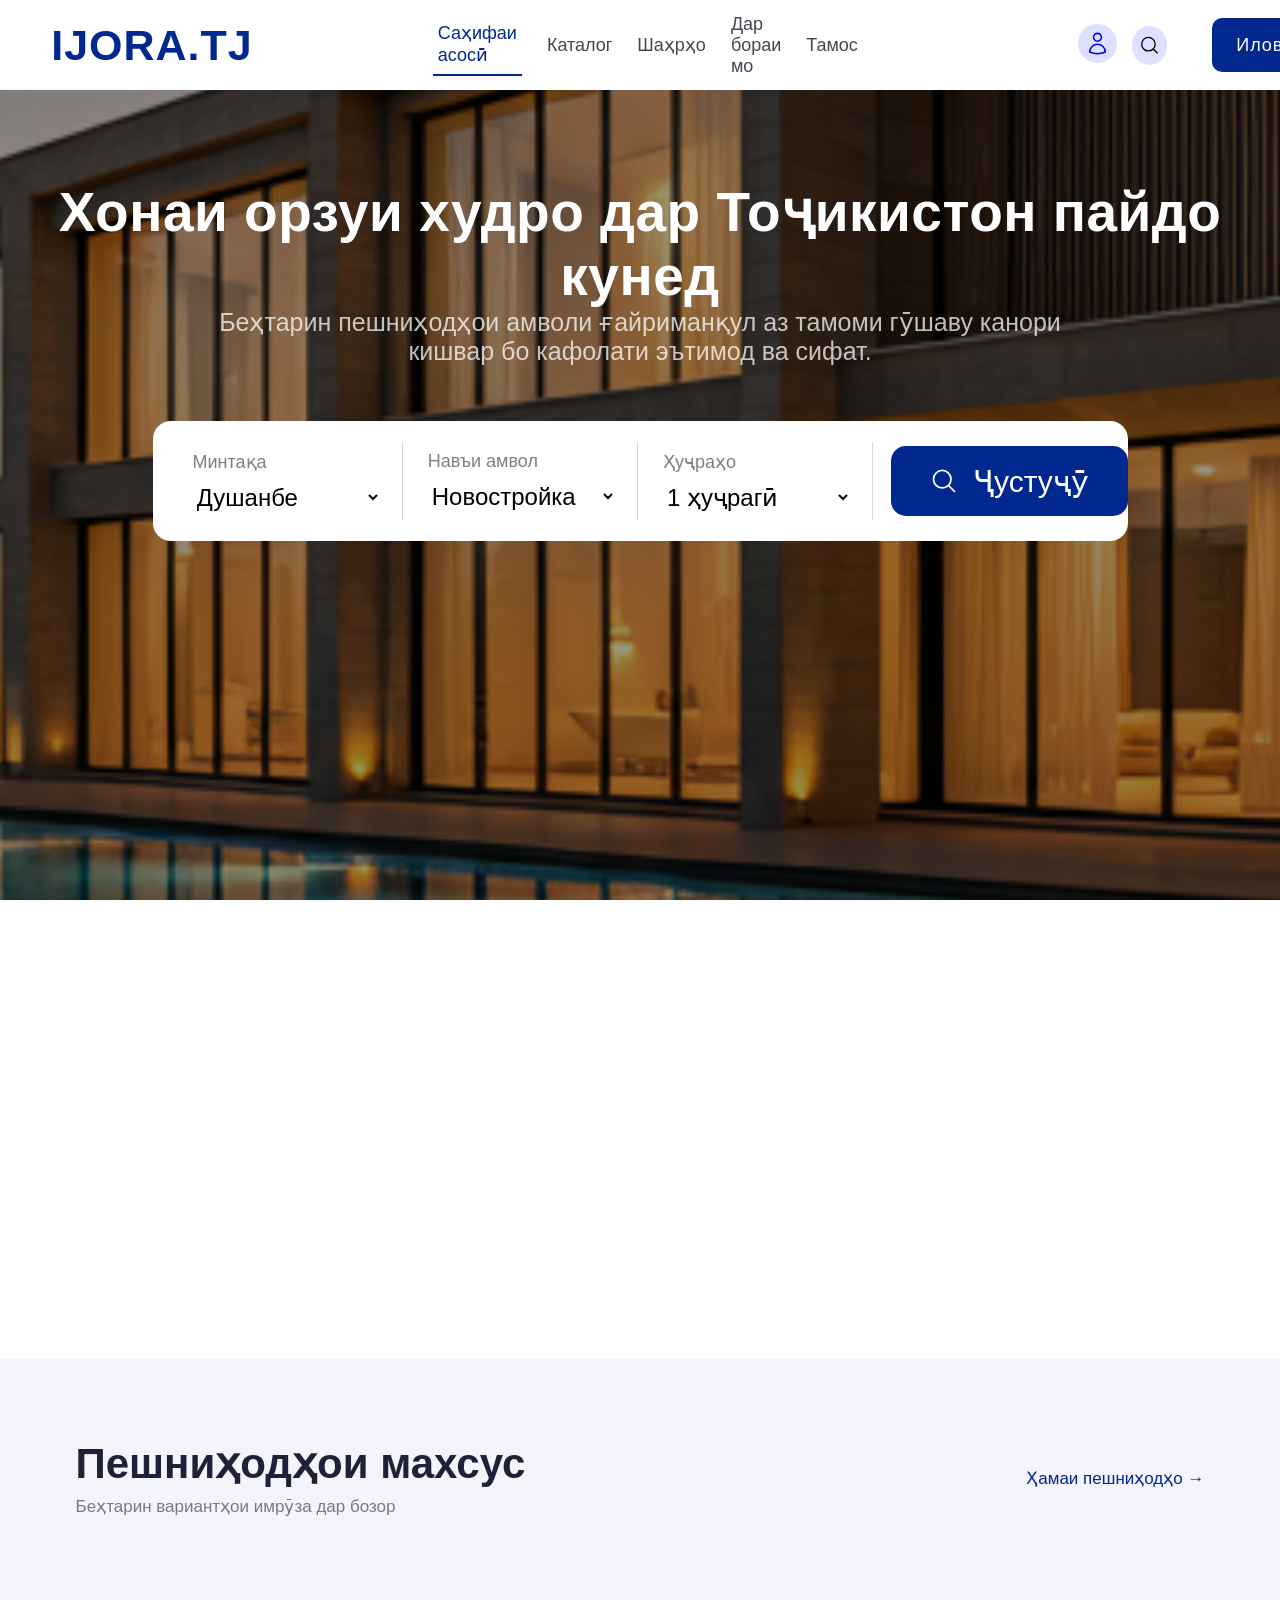
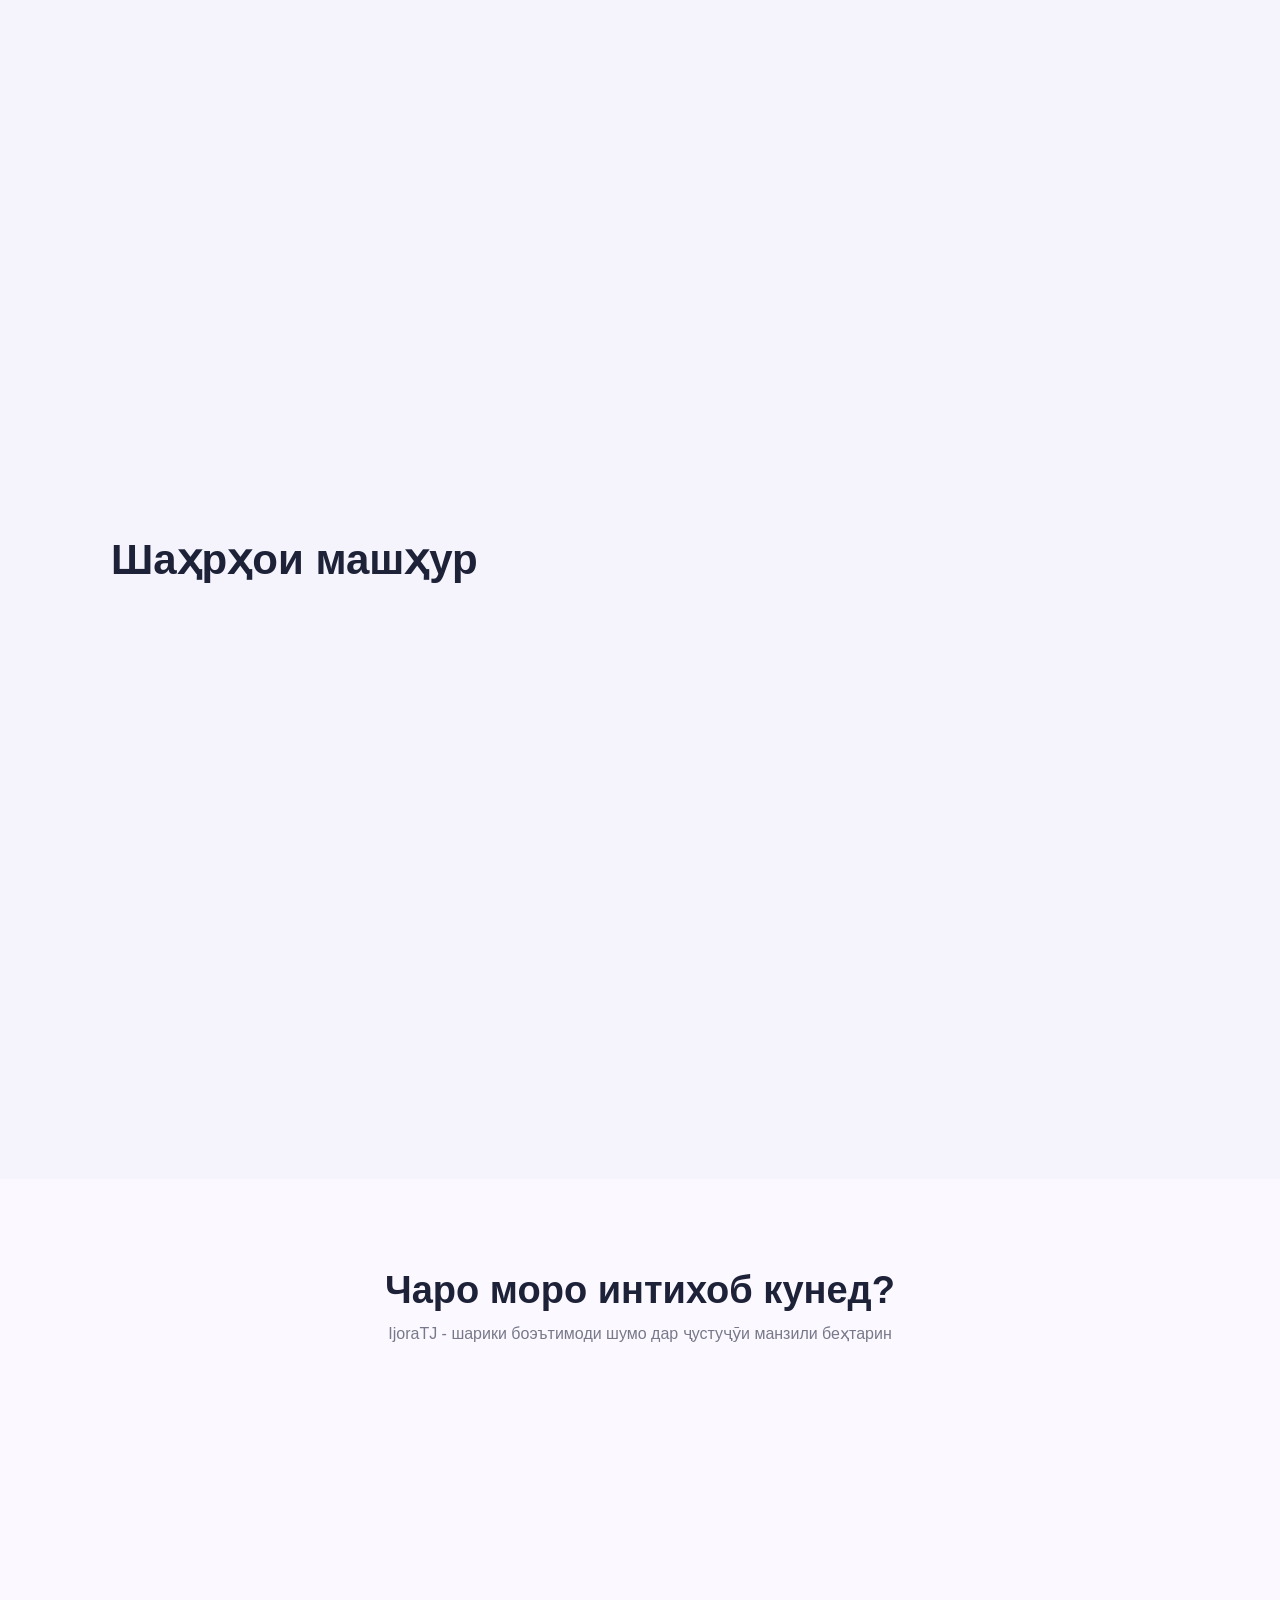
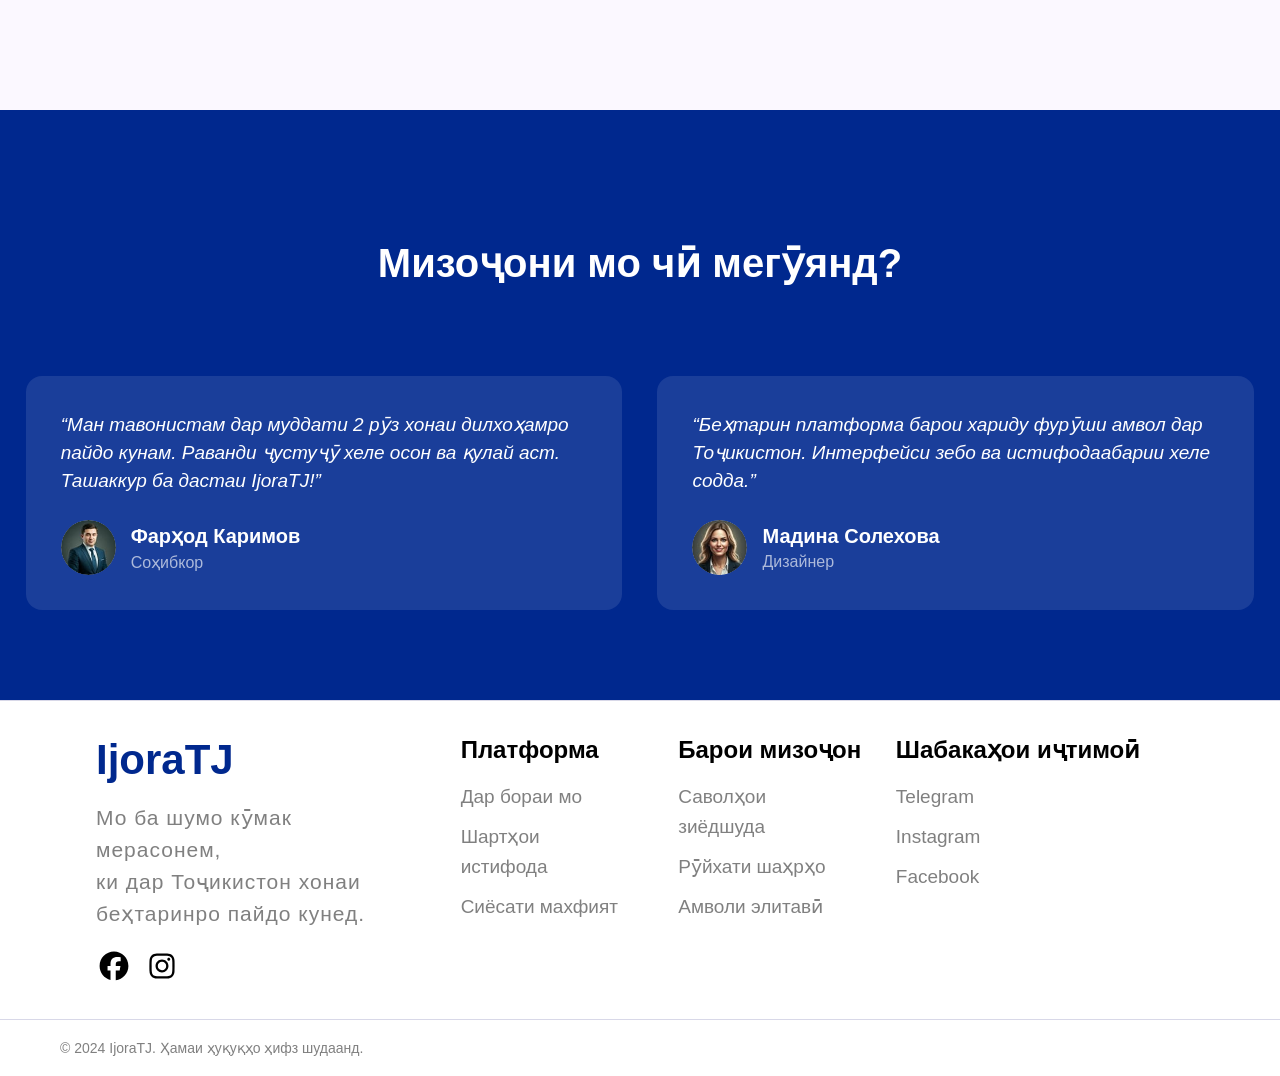
<file: index.html>
<!doctype html>
<html lang="en">
  <head>
    <meta charset="UTF-8" />
    <meta name="viewport" content="width=device-width, initial-scale=1.0" />
    <title>IJORA.TJ</title>
    <link rel="stylesheet" href="./style.css" />
    <link href="https://unpkg.com/aos@2.3.1/dist/aos.css" rel="stylesheet" />
  </head>
  <body>
    <header>
      <div class="header">
        <h1 class="title1">IJORA.TJ</h1>

        <a href="./index.html" class="link1">Саҳифаи асосӣ</a>
        <a href="./каталог1/katalog1.html" class="link2" target="_blank"
          >Каталог</a
        >
        <a href="./shahro/shahro.html" class="link2" target="_blank">Шаҳрҳо</a>
        <a href="./дар бораи мо/" class="link2">Дар бораи мо</a>
        <a href="./тамос/tamos.html" class="link2">Тамос</a>

        <div class="div1">
          <a target="_blank" href="./личный кабинет/kabinet.html">
            <svg
              xmlns="http://www.w3.org/2000/svg"
              fill="none"
              viewBox="0 0 24 24"
              stroke-width="1.5"
              stroke="currentColor"
              class="icon1"
            >
              <path
                stroke-linecap="round"
                stroke-linejoin="round"
                d="M15.75 6a3.75 3.75 0 1 1-7.5 0 3.75 3.75 0 0 1 7.5 0ZM4.501 20.118a7.5 7.5 0 0 1 14.998 0A17.933 17.933 0 0 1 12 21.75c-2.676 0-5.216-.584-7.499-1.632Z"
              />
            </svg>
          </a>

          <svg
            xmlns="http://www.w3.org/2000/svg"
            fill="none"
            viewBox="0 0 24 24"
            stroke-width="1.5"
            stroke="currentColor"
            class="icon1"
          >
            <path
              stroke-linecap="round"
              stroke-linejoin="round"
              d="m21 21-5.197-5.197m0 0A7.5 7.5 0 1 0 5.196 5.196a7.5 7.5 0 0 0 10.607 10.607Z"
            />
          </svg>

          <button class="button1">Иловаи хона</button>
        </div>
      </div>
    </header>

    <section class="section1">
      <h2 class="title2">Хонаи орзуи худро дар Тоҷикистон пайдо <br />кунед</h2>
      <p class="subtitle1">
        Беҳтарин пешниҳодҳои амволи ғайриманқул аз тамоми гӯшаву канори
        <br />кишвар бо кафолати эътимод ва сифат.
      </p>

      <div data-aos="fade-up" class="div2">
        <div class="div3">
          <p class="parag1">Минтақа</p>

          <select class="select1">
            <option>Душанбе</option>
            <option>Хуҷанд</option>
            <option>Бохтар</option>
            <option>Кӯлоб</option>
          </select>
        </div>

        <div class="div3">
          <p class="parag1">Навъи амвол</p>

          <select class="select1">
            <option>Новостройка</option>
            <option>Ҳавли</option>
            <option>Вилла</option>
            <option>Офис</option>
          </select>
        </div>

        <div class="div3">
          <p class="parag1">Ҳуҷраҳо</p>

          <select class="select1">
            <option>1 ҳуҷрагӣ</option>
            <option>2 ҳуҷрагӣ</option>
            <option>3 ҳуҷрагӣ</option>
            <option>4 ҳуҷрагӣ</option>
          </select>
        </div>

        <button class="button2">
          <svg
            xmlns="http://www.w3.org/2000/svg"
            fill="none"
            viewBox="0 0 24 24"
            stroke-width="1.5"
            stroke="currentColor"
            class="icon3"
          >
            <path
              stroke-linecap="round"
              stroke-linejoin="round"
              d="m21 21-5.197-5.197m0 0A7.5 7.5 0 1 0 5.196 5.196a7.5 7.5 0 0 0 10.607 10.607Z"
            />
          </svg>

          Ҷустуҷӯ
        </button>
      </div>
    </section>

    <section class="section2">
      <div class="container1">
        <div class="div5">
          <div data-aos="zoom-in" class="div6">
            <div class="div7">
              <img src="./images1/icon1.png" class="img1" />
            </div>

            <p class="parag2">Новостройкаҳо</p>
          </div>

          <div data-aos="zoom-in" class="div6">
            <div class="div7">
              <img src="./images1/icon2.png" class="img1" />
            </div>

            <p class="parag2">Ҳавлиҳо</p>
          </div>

          <div data-aos="zoom-in" class="div6">
            <div class="div7">
              <img src="./images1/icon3.png" class="img1" />
            </div>

            <p class="parag2">Дачаҳо</p>
          </div>

          <div data-aos="zoom-in" class="div6">
            <div class="div7">
              <img src="./images1/icon4.png" class="img1" />
            </div>

            <p class="parag2">Қитъаҳои замин</p>
          </div>

          <div data-aos="zoom-in" class="div6">
            <div class="div7">
              <img src="./images1/icon5.png" class="img1" />
            </div>

            <p class="parag2">Амволи элитавӣ</p>
          </div>

          <div data-aos="zoom-in" class="div6">
            <div class="div7">
              <img src="./images1/icon6.png" class="img1" />
            </div>

            <p class="parag2">Офисҳо</p>
          </div>
        </div>
      </div>
    </section>

    <section class="section3">
      <div class="container1">
        <div class="div8">
          <div>
            <h1 class="title4">Пешниҳодҳои махсус</h1>

            <p class="parag3">Беҳтарин вариантҳои имрӯза дар бозор</p>
          </div>

          <a href="" class="link3">Ҳамаи пешниҳодҳо →</a>
        </div>

        <div class="div9">
          <div data-aos="zoom-in-left" class="div10">
            <div class="div11">
              <img src="./images1/img1.png" class="img2" />

              <button class="button3">ЭЛИТАВӢ</button>

              <h2 class="title5">1,250,000 cмн.</h2>
            </div>

            <div class="div12">
              <h2 class="title6">Пентхаус дар маркази шаҳр</h2>

              <p class="parag4">
                <svg
                  xmlns="http://www.w3.org/2000/svg"
                  fill="none"
                  viewBox="0 0 24 24"
                  stroke-width="1.5"
                  stroke="currentColor"
                  class="icon5"
                >
                  <path
                    stroke-linecap="round"
                    stroke-linejoin="round"
                    d="M15 10.5a3 3 0 1 1-6 0 3 3 0 0 1 6 0Z"
                  />
                  <path
                    stroke-linecap="round"
                    stroke-linejoin="round"
                    d="M19.5 10.5c0 7.142-7.5 11.25-7.5 11.25S4.5 17.642 4.5 10.5a7.5 7.5 0 1 1 15 0Z"
                  />
                </svg>

                ш. Душанбе, н. И. Сомонӣ
              </p>

              <div class="div13">
                <div class="div14">
                  <img src="./images1/spalni.png" class="icon5" />

                  <p class="parag5">4</p>
                </div>

                <div class="div14">
                  <img src="./images1/vana.png" class="icon5" />

                  <p class="parag5">2</p>
                </div>

                <div class="div14">
                  <img src="./images1/lineyka.png" class="icon5" />

                  <p class="parag5">180 м²</p>
                </div>
              </div>
            </div>
          </div>

          <div data-aos="zoom-in-left" class="div10">
            <div class="div11">
              <img src="./images1/img2.png" class="img2" />

              <button class="button4">НАВ</button>

              <h2 class="title5">2,100,000 cмн.</h2>
            </div>

            <div class="div12">
              <h2 class="title6">Ҳавлии боҳашамат дар Варзоб</h2>

              <p class="parag4">
                <svg
                  xmlns="http://www.w3.org/2000/svg"
                  fill="none"
                  viewBox="0 0 24 24"
                  stroke-width="1.5"
                  stroke="currentColor"
                  class="icon5"
                >
                  <path
                    stroke-linecap="round"
                    stroke-linejoin="round"
                    d="M15 10.5a3 3 0 1 1-6 0 3 3 0 0 1 6 0Z"
                  />
                  <path
                    stroke-linecap="round"
                    stroke-linejoin="round"
                    d="M19.5 10.5c0 7.142-7.5 11.25-7.5 11.25S4.5 17.642 4.5 10.5a7.5 7.5 0 1 1 15 0Z"
                  />
                </svg>

                н. Варзоб, деҳаи Чоре
              </p>

              <div class="div13">
                <div class="div14">
                  <img src="./images1/spalni.png" class="icon5" />

                  <p class="parag5">6</p>
                </div>

                <div class="div14">
                  <img src="./images1/vana.png" class="icon5" />

                  <p class="parag5">3</p>
                </div>

                <div class="div14">
                  <img src="./images1/lineyka.png" class="icon5" />

                  <p class="parag5">450 м²</p>
                </div>
              </div>
            </div>
          </div>

          <div data-aos="zoom-in-left" class="div10">
            <div class="div11">
              <img src="./images1/img3.png" class="img2" />

              <button class="button5">ОФИС</button>

              <h2 class="title5">45,000 cмн. / мoҳ</h2>
            </div>

            <div class="div12">
              <h2 class="title6">Маркази тиҷоратии "Созидание"</h2>

              <p class="parag4">
                <svg
                  xmlns="http://www.w3.org/2000/svg"
                  fill="none"
                  viewBox="0 0 24 24"
                  stroke-width="1.5"
                  stroke="currentColor"
                  class="icon5"
                >
                  <path
                    stroke-linecap="round"
                    stroke-linejoin="round"
                    d="M15 10.5a3 3 0 1 1-6 0 3 3 0 0 1 6 0Z"
                  />
                  <path
                    stroke-linecap="round"
                    stroke-linejoin="round"
                    d="M19.5 10.5c0 7.142-7.5 11.25-7.5 11.25S4.5 17.642 4.5 10.5a7.5 7.5 0 1 1 15 0Z"
                  />
                </svg>

                ш. Душанбе, к. Айни
              </p>

              <div class="div13">
                <div class="div14">
                  <img src="./images1/corgar.png" class="icon5" />

                  <p class="parag5">25+ корманд</p>
                </div>

                <div class="div14">
                  <img src="./images1/lineyka.png" class="icon5" />

                  <p class="parag5">210 м²</p>
                </div>
              </div>
            </div>
          </div>
        </div>
      </div>
    </section>

    <section class="section4">
      <div class="container1">
        <h1 class="title7">Шаҳрҳои машҳур</h1>

        <div class="div15">
          <div data-aos="zoom-out" class="div16">
            <img src="./images1/dushanbe.png" class="img3" />

            <div class="div17">
              <h2 class="title8">Душанбе</h2>
              <p class="parag6">1,240+ эълонҳо</p>
            </div>
          </div>

          <div data-aos="zoom-out" class="div18">
            <div class="div19">
              <img src="./images1/khujand.png" class="img4" />

              <div class="div20">
                <h2 class="title9">Хуҷанд</h2>
                <p class="parag7">580+ эълонҳо</p>
              </div>
            </div>

            <div data-aos="zoom-out" class="div21">
              <div class="div22">
                <img src="./images1/bokhtar.png" class="img5" />

                <div class="div23">
                  <h2 class="title9">Бохтар</h2>
                  <p class="parag7">210+ эълонҳо</p>
                </div>
              </div>

              <div data-aos="zoom-out" class="div22">
                <img src="./images1/kulob.svg" class="img5" />

                <div class="div23">
                  <h2 class="title9">Кӯлоб</h2>
                  <p class="parag7">145+ эълонҳо</p>
                </div>
              </div>
            </div>
          </div>
        </div>
      </div>
    </section>

    <section class="section5">
      <div class="container1">
        <div class="div24">
          <h1 class="title10">Чаро моро интихоб кунед?</h1>

          <p class="parag8">
            IjoraTJ - шарики боэътимоди шумо дар ҷустуҷӯи манзили беҳтарин
          </p>
        </div>

        <div class="div25">
          <div data-aos="fade-up" data-aos-duration="3000"
            class="div26">
            <img src="./images1/logo1.png" class="img6" />

            <h3 class="title11">Амнияти комил</h3>

            <p class="parag9">
              Ҳамаи эълонҳо ва соҳибмулкон аз <br />ҷониби кормандони мо
              санҷида<br />
              мешаванд.
            </p>
          </div>

          <div data-aos="fade-up" data-aos-duration="3000"
            class="div26">
            <img src="./images1/logo2.png" class="img6" />

            <h3 class="title11">Нархҳои муносиб</h3>

            <p class="parag9">
              Мо кӯшиш мекунем, ки беҳтарин <br />нархҳоро дар бозори амвол
              <br />пешниҳод кунем.
            </p>
          </div>

          <div data-aos="fade-up" data-aos-duration="3000"
            class="div26">
            <img src="./images1/logo3.svg" class="img6" />

            <h3 class="title11">Дастгирии 24/7</h3>

            <p class="parag9">
              Мутахассисони мо ҳамеша <br />омодаанд, ки ба саволҳои шумо
              <br />посух диҳанд.
            </p>
          </div>
        </div>
      </div>
    </section>

    <section class="section6">
      <div class="container1">
        <h1 class="title12">Мизоҷони мо чӣ мегӯянд?</h1>

        <div class="div27">
          <div class="div28">
            <p class="parag10">
              “Ман тавонистам дар муддати 2 рӯз хонаи дилхоҳамро <br />пайдо
              кунам. Раванди ҷустуҷӯ хеле осон ва қулай аст. <br />Ташаккур ба
              дастаи IjoraTJ!”
            </p>

            <div class="div29">
              <img src="./images1/user1.svg" class="img7" />

              <div>
                <h3 class="title13">Фарҳод Каримов</h3>
                <p class="parag11">Соҳибкор</p>
              </div>
            </div>
          </div>

          <div class="div28">
            <p class="parag10">
              “Беҳтарин платформа барои хариду фурӯши амвол дар
              <br />Тоҷикистон. Интерфейси зебо ва истифодаабарии хеле
              <br />содда.”
            </p>

            <div class="div29">
              <img src="./images1/user2.svg" class="img7" />

              <div>
                <h3 class="title13">Мадина Солехова</h3>
                <p class="parag11">Дизайнер</p>
              </div>
            </div>
          </div>
        </div>
      </div>
    </section>

    <footer>
      <div class="container2">
        <div class="div30">
          <h2 class="title14">IjoraTJ</h2>

          <p class="parag12">
            Мо ба шумо кӯмак мерасонем, <br />
            ки дар Тоҷикистон хонаи <br />
            беҳтаринро пайдо кунед.
          </p>

          <div class="div31">
            <svg
              xmlns="http://www.w3.org/2000/svg"
              viewBox="0 0 640 640"
              class="icon6"
            >
              <path
                d="M576 320C576 178.6 461.4 64 320 64C178.6 64 64 178.6 64 320C64 440 146.7 540.8 258.2 568.5L258.2 398.2L205.4 398.2L205.4 320L258.2 320L258.2 286.3C258.2 199.2 297.6 158.8 383.2 158.8C399.4 158.8 427.4 162 438.9 165.2L438.9 236C432.9 235.4 422.4 235 409.3 235C367.3 235 351.1 250.9 351.1 292.2L351.1 320L434.7 320L420.3 398.2L351 398.2L351 574.1C477.8 558.8 576 450.9 576 320z"
              />
            </svg>

            <svg
              xmlns="http://www.w3.org/2000/svg"
              viewBox="0 0 640 640"
              class="icon6"
            >
              <path
                d="M320.3 205C256.8 204.8 205.2 256.2 205 319.7C204.8 383.2 256.2 434.8 319.7 435C383.2 435.2 434.8 383.8 435 320.3C435.2 256.8 383.8 205.2 320.3 205zM319.7 245.4C360.9 245.2 394.4 278.5 394.6 319.7C394.8 360.9 361.5 394.4 320.3 394.6C279.1 394.8 245.6 361.5 245.4 320.3C245.2 279.1 278.5 245.6 319.7 245.4zM413.1 200.3C413.1 185.5 425.1 173.5 439.9 173.5C454.7 173.5 466.7 185.5 466.7 200.3C466.7 215.1 454.7 227.1 439.9 227.1C425.1 227.1 413.1 215.1 413.1 200.3zM542.8 227.5C541.1 191.6 532.9 159.8 506.6 133.6C480.4 107.4 448.6 99.2 412.7 97.4C375.7 95.3 264.8 95.3 227.8 97.4C192 99.1 160.2 107.3 133.9 133.5C107.6 159.7 99.5 191.5 97.7 227.4C95.6 264.4 95.6 375.3 97.7 412.3C99.4 448.2 107.6 480 133.9 506.2C160.2 532.4 191.9 540.6 227.8 542.4C264.8 544.5 375.7 544.5 412.7 542.4C448.6 540.7 480.4 532.5 506.6 506.2C532.8 480 541 448.2 542.8 412.3C544.9 375.3 544.9 264.5 542.8 227.5zM495 452C487.2 471.6 472.1 486.7 452.4 494.6C422.9 506.3 352.9 503.6 320.3 503.6C287.7 503.6 217.6 506.2 188.2 494.6C168.6 486.8 153.5 471.7 145.6 452C133.9 422.5 136.6 352.5 136.6 319.9C136.6 287.3 134 217.2 145.6 187.8C153.4 168.2 168.5 153.1 188.2 145.2C217.7 133.5 287.7 136.2 320.3 136.2C352.9 136.2 423 133.6 452.4 145.2C472 153 487.1 168.1 495 187.8C506.7 217.3 504 287.3 504 319.9C504 352.5 506.7 422.6 495 452z"
              />
            </svg>
          </div>
        </div>

        <div class="div32">
          <h3 class="title15">Платформа</h3>

          <a href="" class="link4">Дар бораи мо</a>
          <a href="" class="link4">Шартҳои истифода</a>
          <a href="" class="link4">Сиёсати махфият</a>
        </div>

        <div class="div32">
          <h3 class="title15">Барои мизоҷон</h3>

          <a href="" class="link4">Саволҳои зиёдшуда</a>
          <a href="" class="link4">Рӯйхати шаҳрҳо</a>
          <a href="" class="link4">Амволи элитавӣ</a>
        </div>

        <div class="div32">
          <h3 class="title15">Шабакаҳои иҷтимоӣ</h3>

          <a href="" class="link4">Telegram</a>
          <a href="" class="link4">Instagram</a>
          <a href="" class="link4">Facebook</a>
        </div>
      </div>

      <p class="parag13">© 2024 IjoraTJ. Ҳамаи ҳуқуқҳо ҳифз шудаанд.</p>
    </footer>

    <script src="https://unpkg.com/aos@2.3.1/dist/aos.js"></script>
    <script>
      AOS.init();
    </script>
  </body>
</html>
</file>
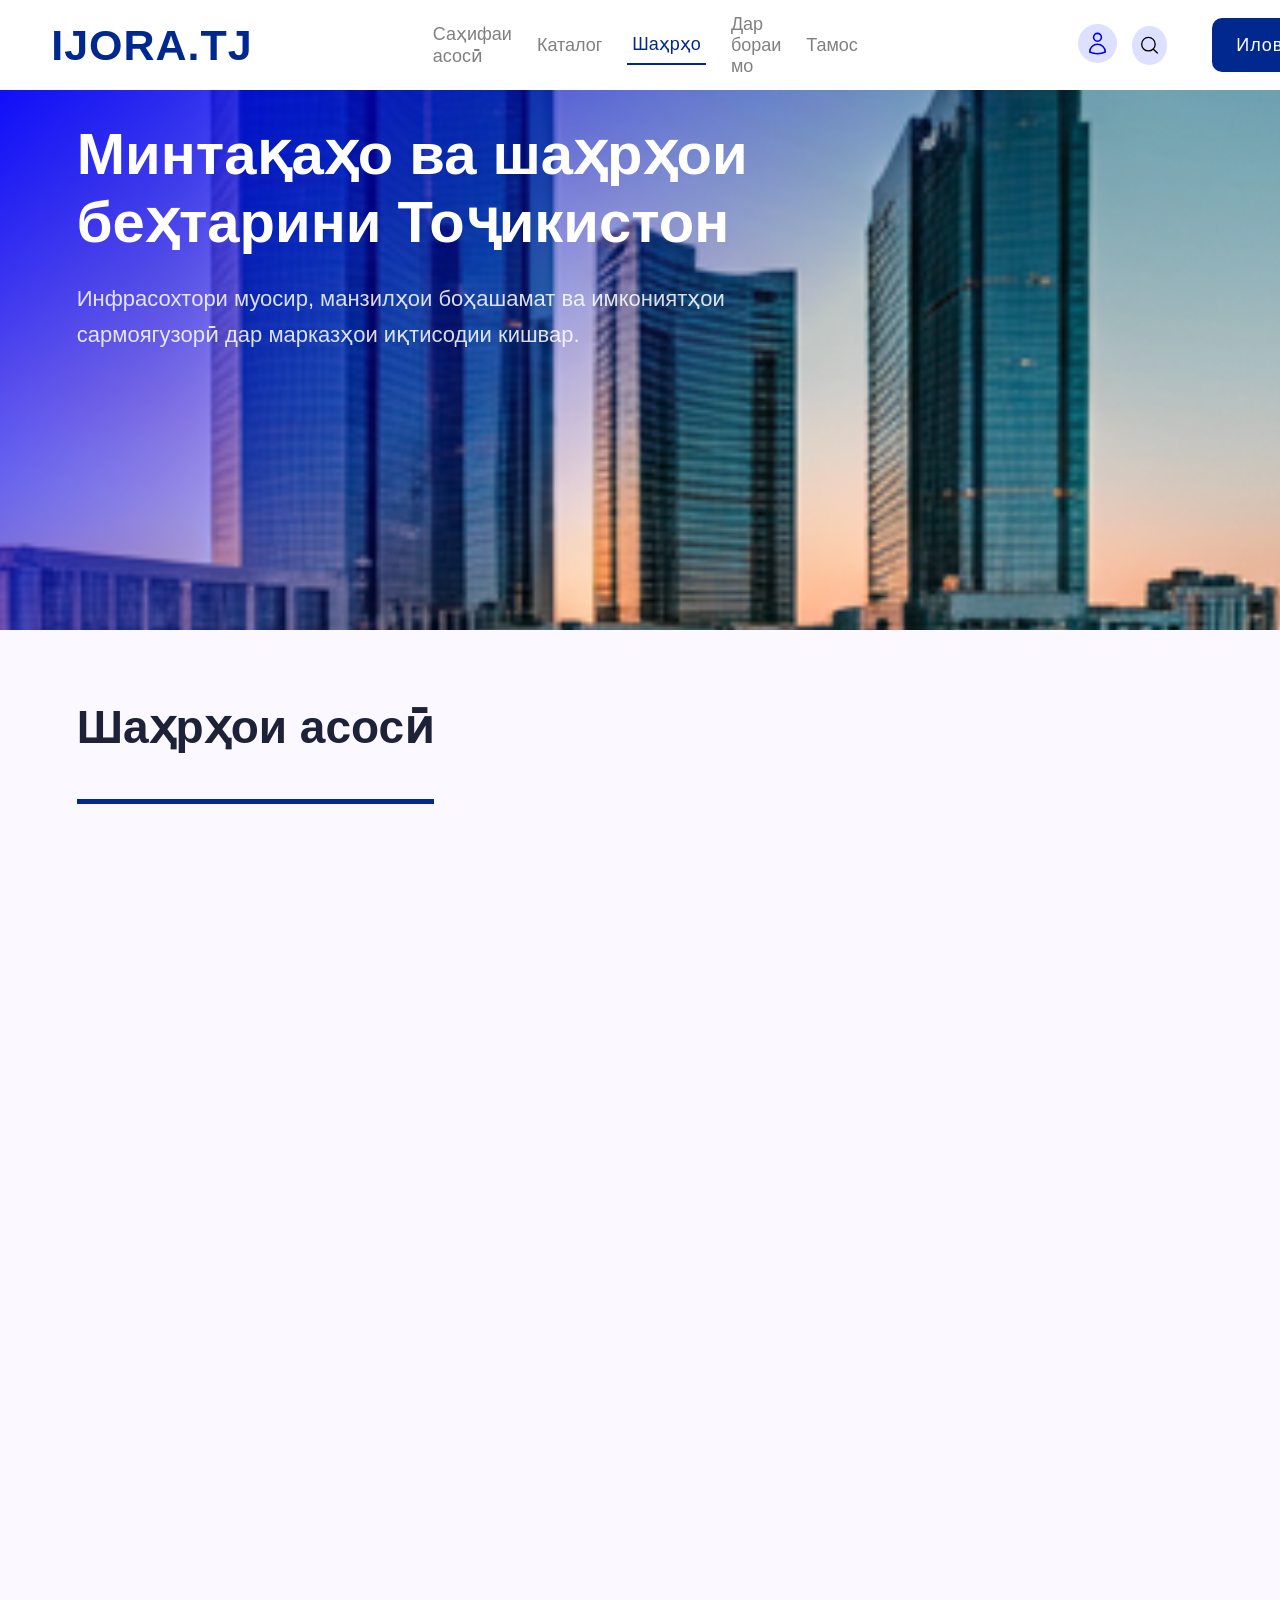
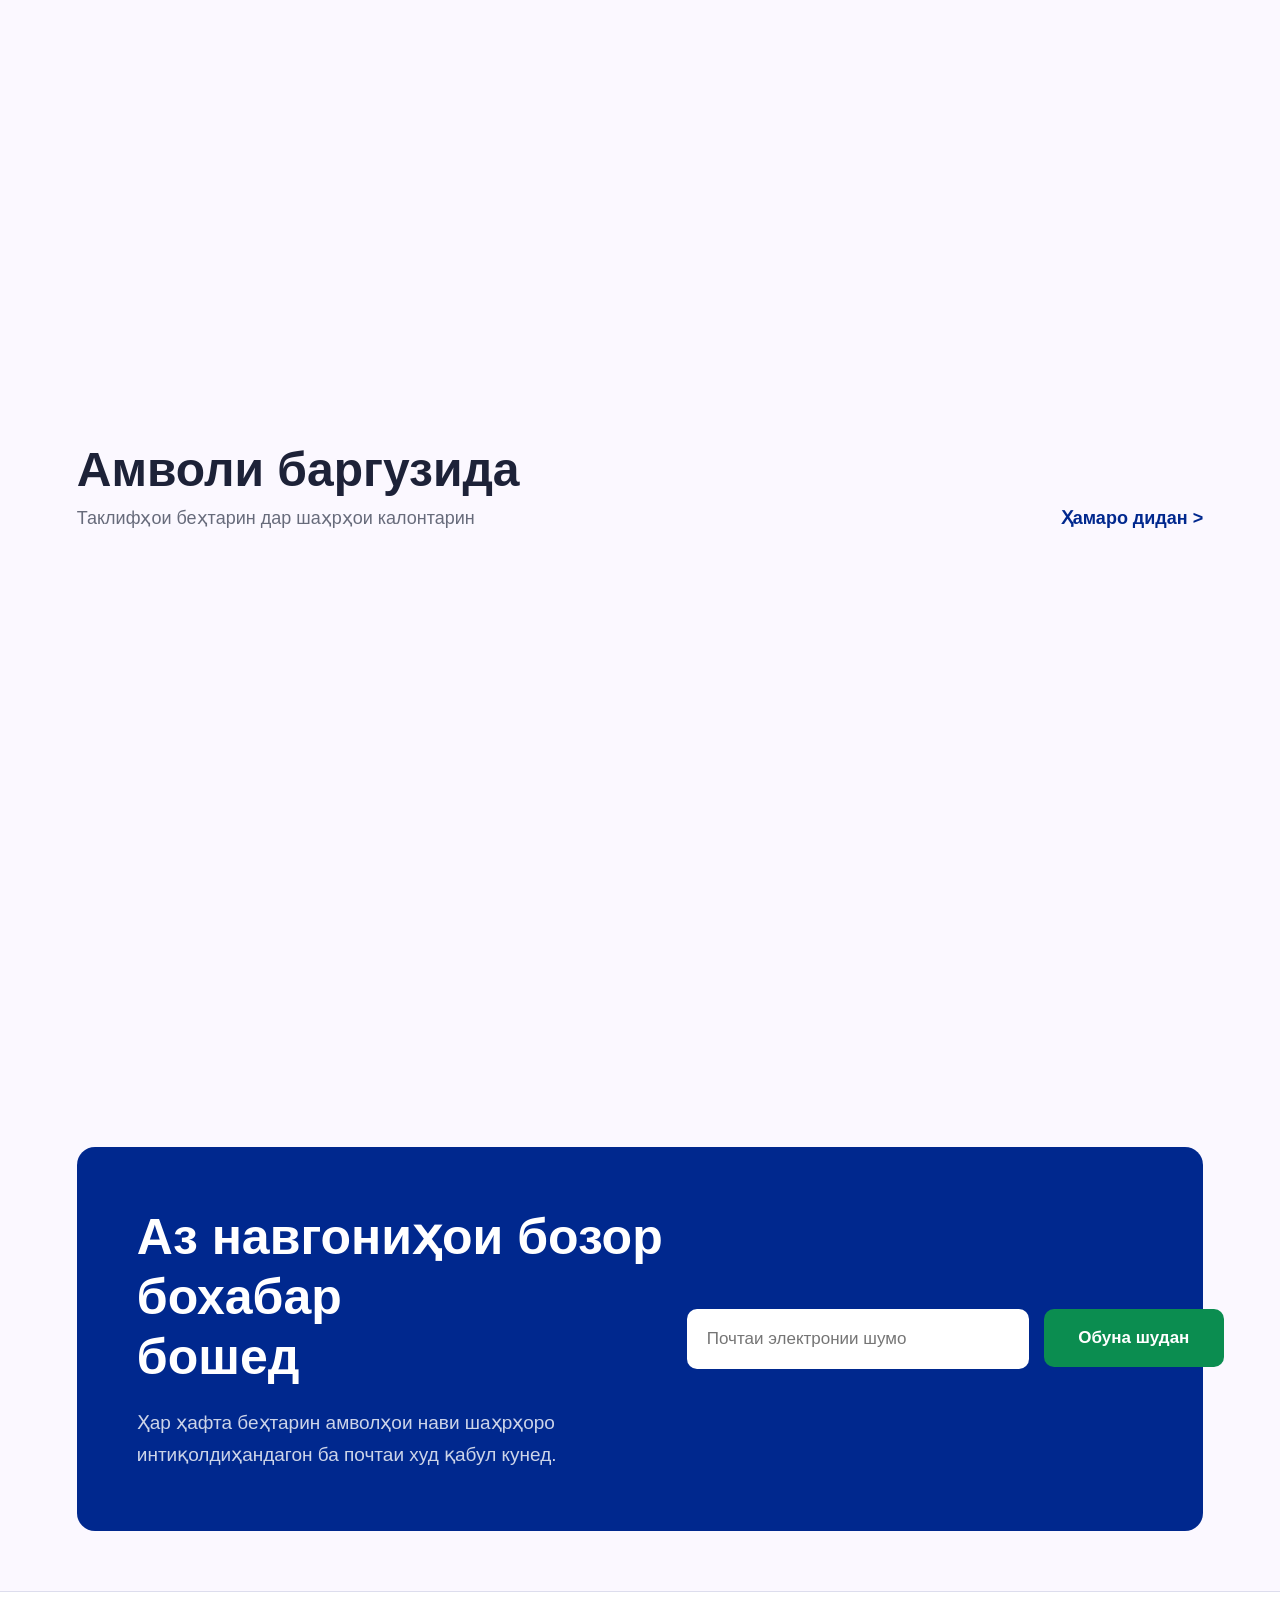
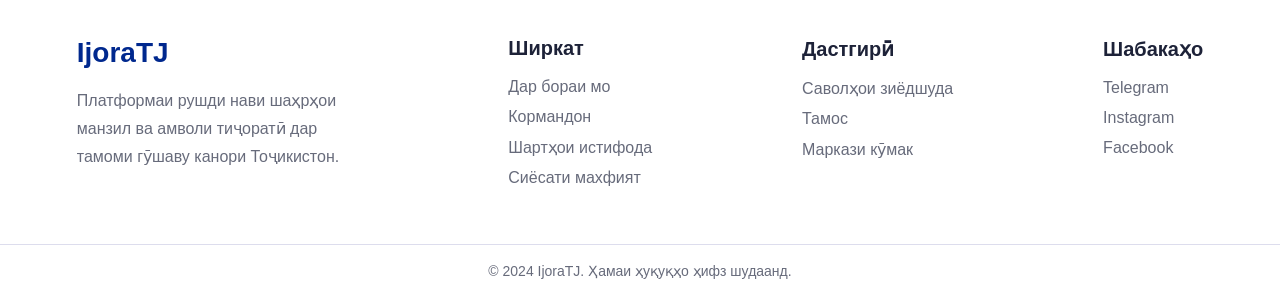
<file: shahro/shahro.html>
<!doctype html>
<html lang="en">
  <head>
    <meta charset="UTF-8" />
    <meta name="viewport" content="width=device-width, initial-scale=1.0" />
    <title>IJORA.TJ</title>
    <link rel="stylesheet" href="./shahro.css" />
    <link href="https://unpkg.com/aos@2.3.1/dist/aos.css" rel="stylesheet" />
  </head>
  <body>
    <header>
      <div class="header">
        <h1 class="title1">IJORA.TJ</h1>

        <a
          href="../index.html"
          class="link2"
          style="margin-left: 180px"
          target="_blank"
          >Саҳифаи асосӣ</a
        >
        <a href="../каталог1/katalog1.html" class="link2" target="_blank"
          >Каталог</a
        >
        <a href="./shahro.html" class="link1">Шаҳрҳо</a>
        <a href="../дар бораи мо/project1.html" class="link2">Дар бораи мо</a>
        <a href="../тамос/tamos.html" class="link2">Тамос</a>

        <div class="div1">
          <a href="./kabinet.html">
            <svg
              xmlns="http://www.w3.org/2000/svg"
              fill="none"
              viewBox="0 0 24 24"
              stroke-width="1.5"
              stroke="currentColor"
              class="icon1"
            >
              <path
                stroke-linecap="round"
                stroke-linejoin="round"
                d="M15.75 6a3.75 3.75 0 1 1-7.5 0 3.75 3.75 0 0 1 7.5 0ZM4.501 20.118a7.5 7.5 0 0 1 14.998 0A17.933 17.933 0 0 1 12 21.75c-2.676 0-5.216-.584-7.499-1.632Z"
              />
            </svg>
          </a>

          <svg
            xmlns="http://www.w3.org/2000/svg"
            fill="none"
            viewBox="0 0 24 24"
            stroke-width="1.5"
            stroke="currentColor"
            class="icon1"
          >
            <path
              stroke-linecap="round"
              stroke-linejoin="round"
              d="m21 21-5.197-5.197m0 0A7.5 7.5 0 1 0 5.196 5.196a7.5 7.5 0 0 0 10.607 10.607Z"
            />
          </svg>

          <button class="button1">Иловаи хона</button>
        </div>
      </div>
    </header>

    <section class="section1">
      <div class="div2">
        <h1 class="title2">
          Минтақаҳо ва шаҳрҳои <br />
          беҳтарини Тоҷикистон
        </h1>

        <p class="parag1">
          Инфрасохтори муосир, манзилҳои боҳашамат ва имкониятҳои сармоягузорӣ
          дар марказҳои иқтисодии кишвар.
        </p>
      </div>
    </section>

    <section class="section2">
      <div class="container1">
        <h1 class="title3">Шаҳрҳои асосӣ</h1>

        <div class="div3">
          <div data-aos="zoom-in-right" class="div4">
            <div class="div5">
              <img src="./images5/dushanbe2.svg" class="img1" />
              <button class="button2">Пойтахт</button>
            </div>

            <div data-aos="fade-up-right"class="div6">
              <div class="div7">
                <h2 class="title4">Душанбе</h2>
                <p class="parag2">2,450+ амвол</p>
              </div>

              <p class="parag3">
                Маркази сиёсӣ, фарҳангӣ ва иқтисодии Тоҷикистон. Шаҳри бузург ва
                бинокор имкониятҳои истиқоматӣ.
              </p>

              <a href="" class="link3">Бинед ></a>
            </div>
          </div>

          <div data-aos="fade-down"class="div4">
            <div class="div5">
              <img src="./images5/Khujand2.svg" class="img1" />
              <button class="button3">Маркази шимол</button>
            </div>

            <div data-aos="fade-down"class="div6">
              <div class="div7">
                <h2 class="title4">Хуҷанд</h2>
                <p class="parag2">1,120+ амвол</p>
              </div>

              <p class="parag3">
                Яке аз қадимтарин шаҳрҳои Осиёи Марказӣ. Имрӯз аз маркази
                бузурги саноатӣ ва тиҷоратӣ мебошад.
              </p>

              <a href="" class="link3">Бинед ></a>
            </div>
          </div>

          <div data-aos="zoom-in-left"class="div4">
            <div class="div5">
              <img src="./images5/Bokhtar2.svg" class="img1" />
            </div>

            <div data-aos="zoom-in-left" class="div6">
              <div class="div7">
                <h2 class="title4">Бохтар</h2>
                <p class="parag2">850+ амвол</p>
              </div>

              <p class="parag3">
                Маркази вилояти Хатлон, ки бо суръати тез рушд карда истодааст.
                Макони беҳтарин барои тиҷоратӣ...
              </p>

              <a href="" class="link3">Бинед ></a>
            </div>
          </div>
        </div>

        <div class="div3">
          <div data-aos="zoom-in-right" class="div4">
            <div class="div5">
              <img src="./images5/kulob2.svg" class="img1" />
            </div>

            <div data-aos="fade-up-right" class="div6">
              <div class="div7">
                <h2 class="title4">Кӯлоб</h2>
                <p class="parag2">620+ амвол</p>
              </div>

              <p class="parag3">
                Шаҳри дорои таърихи 2700-сола. Омештаи анъанаҳои миллӣ ва
                имкониятҳои нави сайёҳӣ.
              </p>

              <a href="" class="link3">Бинед ></a>
            </div>
          </div>

          <div data-aos="fade-up" class="div4">
            <div class="div5">
              <img src="./images5/istaravshan.svg" class="img1" />
            </div>

            <div data-aos="fade-up" class="div6">
              <div class="div7">
                <h2 class="title4">Истаравшан</h2>
                <p class="parag2">430+ амвол</p>
              </div>

              <p class="parag3">
                Шаҳри куҳанадон ва тоҷикон. Бозори таърихӣ ва маҳаллаҳои
                истиқоматии ором.
              </p>

              <a href="" class="link3">Бинед ></a>
            </div>
          </div>

          <div data-aos="zoom-in-left" class="div4">
            <div class="div5">
              <img src="./images5/Khorugh.svg" class="img1" />
              <button class="button4">Бадахшон</button>
            </div>

            <div data-aos="zoom-in-left" class="div6">
              <div class="div7">
                <h2 class="title4">Хоруғ</h2>
                <p class="parag2">180+ амвол</p>
              </div>

              <p class="parag3">
                Маркази маъмурии ВМКБ. Шаҳре дар миёни кӯҳҳои бошамати Помир,
                маркази дониш ва сайёҳӣ.
              </p>

              <a href="" class="link3">Бинед ></a>
            </div>
          </div>
        </div>
      </div>
    </section>

    <section class="section3">
      <div class="container1">
        <div class="div8">
          <div>
            <h1 class="title5">Амволи баргузида</h1>
            <p class="parag4">Таклифҳои беҳтарин дар шаҳрҳои калонтарин</p>
          </div>

          <a href="" class="link4">Ҳамаро дидан ></a>
        </div>

        <div class="div9">
          <div data-aos="zoom-in-up" class="div10" >
            <div class="div11">
              <img src="./images5/xona13.svg" class="img2" />
              <button class="button5">LUXURY</button>
            </div>

            <div class="div12">
              <h2 class="title6">250,000 $</h2>

              <h3 class="title7">Виллаи боҳашамат</h3>

              <p class="parag5">Душанбе, маҳаллаи Варзоб</p>

              <p class="parag6">
                <img src="./images5/spalni.png" alt="" class="spalni" /> 5
                <img src="./images5/vana.png" alt="" class="vana" /> 3
                <img src="./images5/lineyka.png" alt="" class="lineyka" /> 450
                м²
              </p>
            </div>
          </div>

          <div data-aos="zoom-in-up" class="div10">
            <div class="div11">
              <img src="./images5/xona14.svg" class="img2" />
              <button class="button6">COMMERCIAL</button>
            </div>

            <div class="div12">
              <h2 class="title6">1,200 $/о</h2>

              <h3 class="title7">Маркази тиҷоратӣ</h3>

              <p class="parag5">Хуҷанд, кӯчаи И. Сомонӣ</p>

              <p class="parag6">
                Офис
                <img src="./images5/lineyka.png" alt="" class="lineyka" /> 120
                м²
              </p>
            </div>
          </div>

          <div data-aos="zoom-in-up" class="div10">
            <div class="div11">
              <img src="./images5/xona15.svg" class="img2" />
              <button class="button7">NEW</button>
            </div>

            <div class="div12">
              <h2 class="title6">85,000 $</h2>

              <h3 class="title7">Манзили 3-хуҷрагӣ</h3>

              <p class="parag5">Душанбе, Шоҳмансур</p>

              <p class="parag6">
                <img src="./images5/spalni.png" alt="" class="spalni" /> 3
                <img src="./images5/lineyka.png" alt="" class="lineyka" /> 92 м²
              </p>
            </div>
          </div>

          <div data-aos="zoom-in-up" class="div10">
            <div class="div11">
              <img src="./images5/xona16.svg" class="img2" />
              <button class="button8">LAND</button>
            </div>

            <div class="div12">
              <h2 class="title6">42,000 $</h2>

              <h3 class="title7">Қитъаи замин</h3>

              <p class="parag5">Бохтар, н. Кӯшониён</p>

              <p class="parag6">
                <img src="./images5/lineyka.png" alt="" class="lineyka" /> 12
                сотик Об дорад
              </p>
            </div>
          </div>
        </div>
      </div>
    </section>

    <section class="section4">
      <div class="container1">
        <div class="div13">
          <div>
            <h1 class="title8">
              Аз навгониҳои бозор бохабар <br />
              бошед
            </h1>

            <p class="parag7">
              Ҳар ҳафта беҳтарин амволҳои нави шаҳрҳоро интиқолдиҳандагон ба
              почтаи худ қабул кунед.
            </p>
          </div>

          <div class="div14">
            <input
              type="text"
              placeholder="Почтаи электронии шумо"
              class="input1"
            />

            <button class="button9">Обуна шудан</button>
          </div>
        </div>
      </div>
    </section>

    <footer>
      <div class="container2">
        <div class="div15">
          <h2 class="title9">IjoraTJ</h2>

          <p class="parag8">
            Платформаи рушди нави шаҳрҳои манзил ва амволи тиҷоратӣ дар тамоми
            гӯшаву канори Тоҷикистон.
          </p>
        </div>

        <div class="div16">
          <h3 class="title10">Ширкат</h3>

          <a href="" class="link5">Дар бораи мо</a>
          <a href="" class="link5">Кормандон</a>
          <a href="" class="link5">Шартҳои истифода</a>
          <a href="" class="link5">Сиёсати махфият</a>
        </div>

        <div class="div16">
          <h3 class="title10">Дастгирӣ</h3>

          <a href="" class="link5">Саволҳои зиёдшуда</a>
          <a href="" class="link5">Тамос</a>
          <a href="" class="link5">Маркази кӯмак</a>
        </div>

        <div class="div16">
          <h3 class="title10">Шабакаҳо</h3>

          <a href="" class="link5">Telegram</a>
          <a href="" class="link5">Instagram</a>
          <a href="" class="link5">Facebook</a>
        </div>
      </div>

      <p class="parag9">© 2024 IjoraTJ. Ҳамаи ҳуқуқҳо ҳифз шудаанд.</p>
    </footer>

    <script src="https://unpkg.com/aos@2.3.1/dist/aos.js"></script>
    
    <script>
      AOS.init();
    </script>
  </body>
</html>
</file>
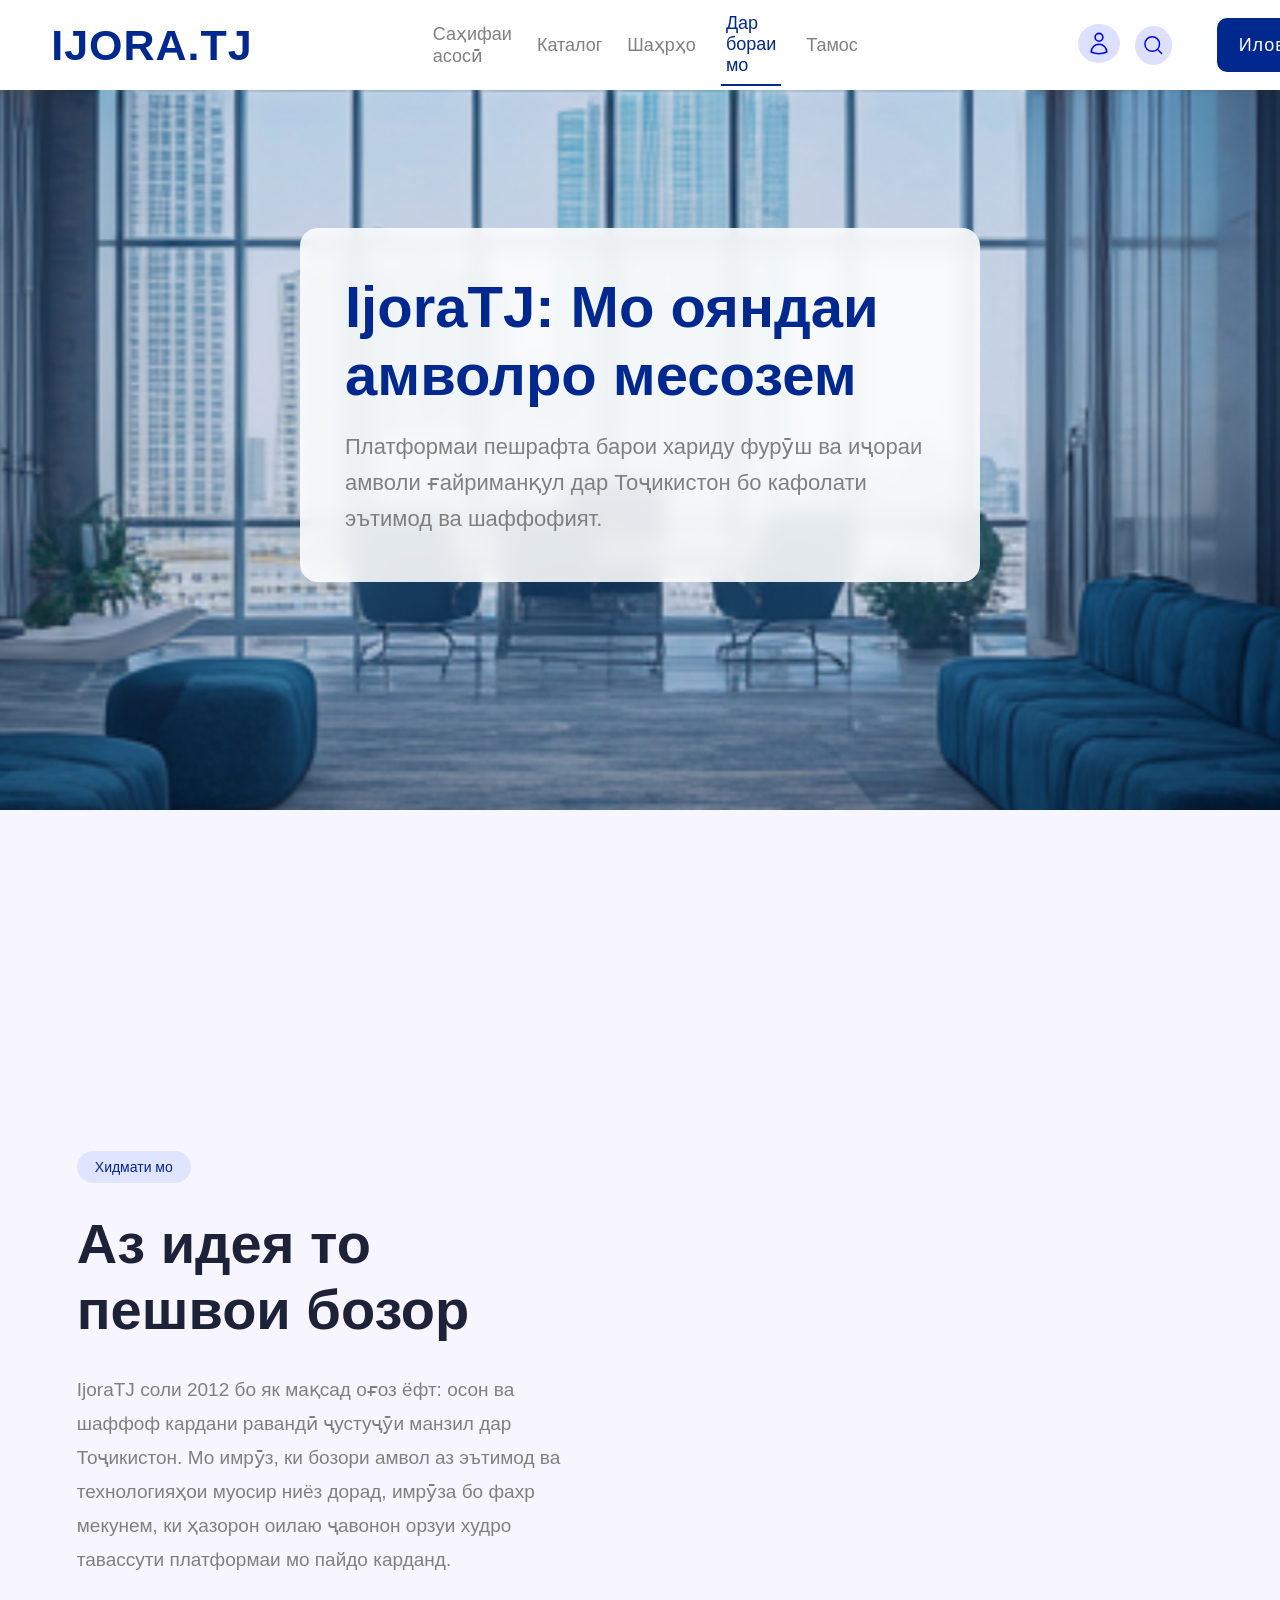
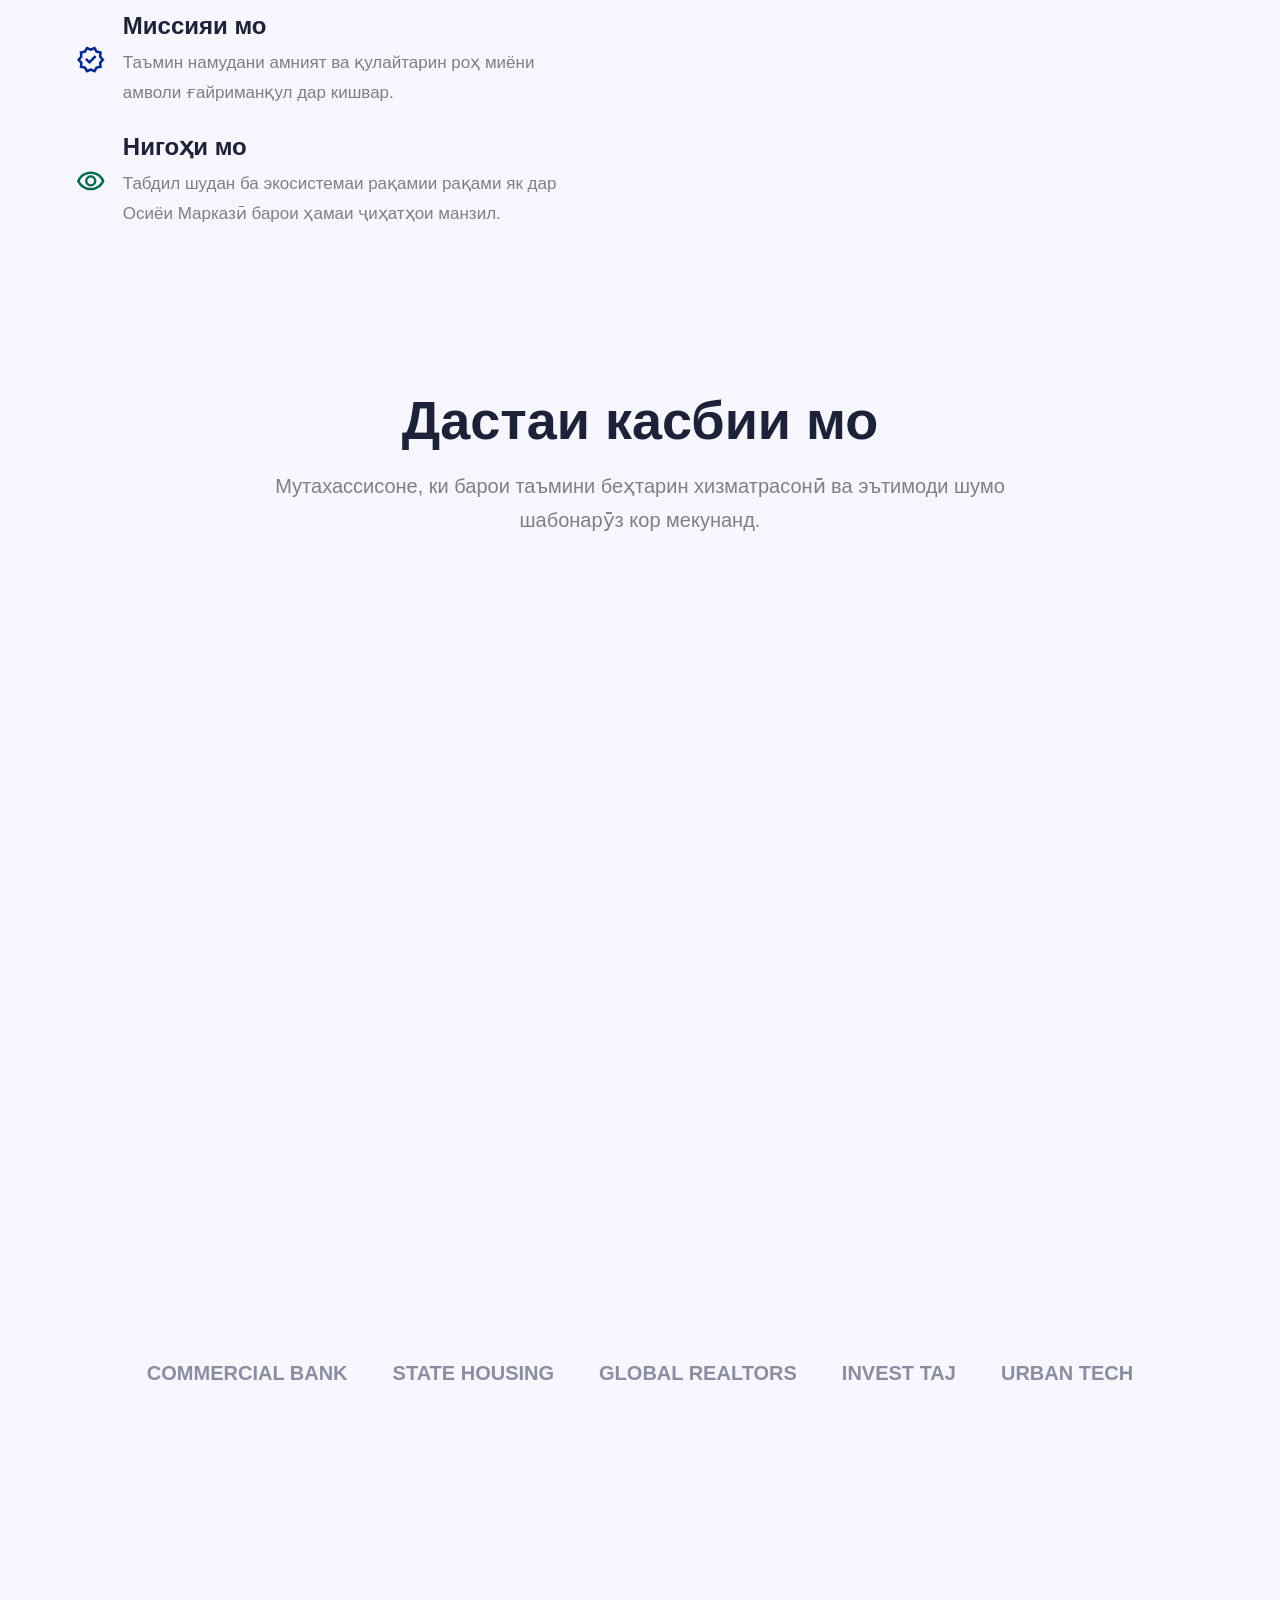
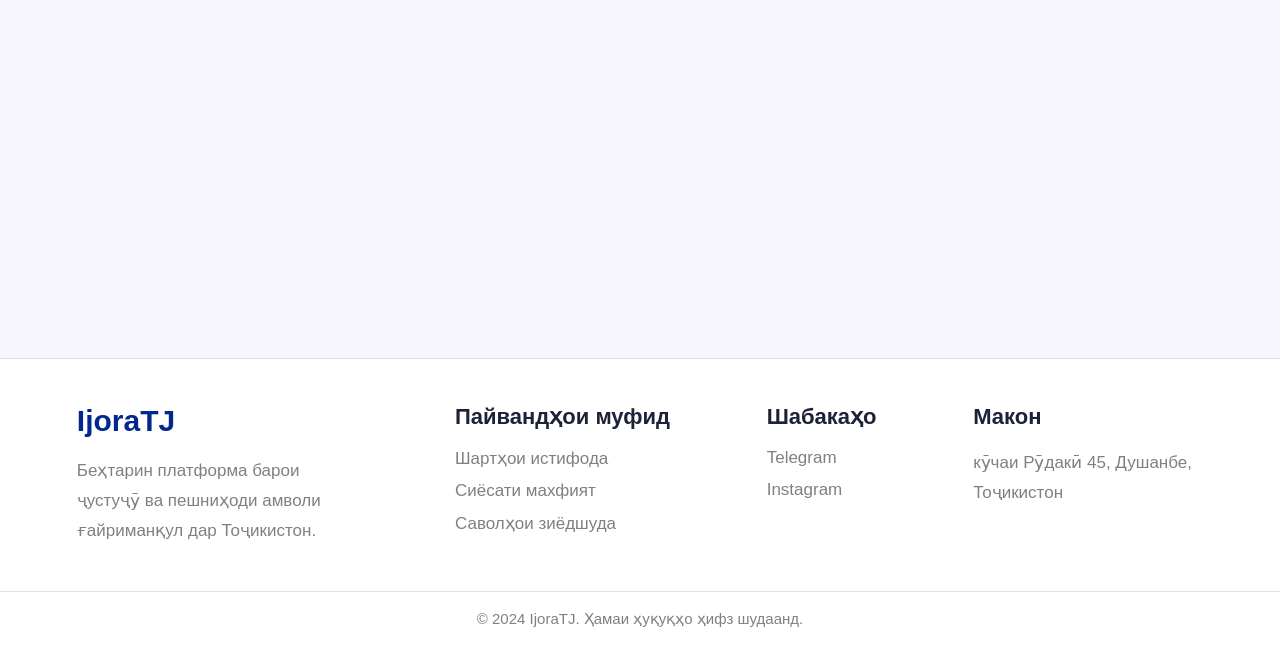
<file: дар бораи мо/project1.html>
<!doctype html>
<html lang="en">
  <head>
    <meta charset="UTF-8" />
    <meta name="viewport" content="width=device-width, initial-scale=1.0" />
    <title>IJORA.TJ</title>
    <link rel="stylesheet" href="./project1.css" />
    <link href="https://unpkg.com/aos@2.3.1/dist/aos.css" rel="stylesheet" />
  </head>
  <body>
    <header>
      <div class="header">
        <h1 class="title1">IJORA.TJ</h1>

        <a
          href="../index.html"
          class="link2"
          style="margin-left: 180px"
          target="_blank"
          >Саҳифаи асосӣ</a
        >
        <a href="../каталог1/katalog1.html" class="link2" target="_blank"
          >Каталог</a
        >
        <a href="../shahro/shahro.html" class="link2" target="_blank">Шаҳрҳо</a>
        <a href="../дар бораи мо/project1.html" class="link1">Дар бораи мо</a>
        <a href="../тамос/tamos.html" class="link2">Тамос</a>

        <div class="div1">
          <a href="../личный кабинет/kabinet.html" target="_blank">
            <svg
              xmlns="http://www.w3.org/2000/svg"
              fill="none"
              viewBox="0 0 24 24"
              stroke-width="1.5"
              stroke="currentColor"
              class="icon1"
            >
              <path
                stroke-linecap="round"
                stroke-linejoin="round"
                d="M15.75 6a3.75 3.75 0 1 1-7.5 0 3.75 3.75 0 0 1 7.5 0ZM4.501 20.118a7.5 7.5 0 0 1 14.998 0A17.933 17.933 0 0 1 12 21.75c-2.676 0-5.216-.584-7.499-1.632Z"
              />
            </svg>
          </a>

          <svg
            xmlns="http://www.w3.org/2000/svg"
            fill="none"
            viewBox="0 0 24 24"
            stroke-width="1.5"
            stroke="currentColor"
            class="icon1"
          >
            <path
              stroke-linecap="round"
              stroke-linejoin="round"
              d="m21 21-5.197-5.197m0 0A7.5 7.5 0 1 0 5.196 5.196a7.5 7.5 0 0 0 10.607 10.607Z"
            />
          </svg>

          <button class="button1">Иловаи хона</button>
        </div>
      </div>
    </header>

    <section class="section1">
      <div class="div2">
        <h1 class="title2">
          IjoraTJ: Мо ояндаи <br />
          амволро месозем
        </h1>

        <p class="parag1">
          Платформаи пешрафта барои хариду фурӯш ва иҷораи амволи ғайриманқул
          дар Тоҷикистон бо кафолати эътимод ва шаффофият.
        </p>
      </div>
    </section>

    <section class="section2">
      <div class="container1">
        <div data-aos="zoom-out" class="div3">
          <h1 class="title3">1000+</h1>
          <p class="parag2">МИЗОҶОНИ ХУШБАХТ</p>
        </div>

        <div data-aos="zoom-out" class="div3">
          <h1 class="title4">500+</h1>
          <p class="parag2">АМВОЛИ ФУРӮХТАШУДА</p>
        </div>

        <div data-aos="zoom-out" class="div3">
          <h1 class="title3">12+</h1>
          <p class="parag2">СОЛ ТАҶРИБА</p>
        </div>

        <div data-aos="zoom-out" class="div3">
          <h1 class="title4">24/7</h1>
          <p class="parag2">ДАСТГИРИИ МИЗОҶОН</p>
        </div>
      </div>
    </section>

    <section class="section3">
      <div class="container2">
        <div class="div4">
          <button class="button2">Хидмати мо</button>

          <h1 class="title5">Аз идея то пешвои бозор</h1>

          <p class="parag3">
            IjoraTJ соли 2012 бо як мақсад оғоз ёфт: осон ва шаффоф кардани
            равандӣ ҷустуҷӯи манзил дар Тоҷикистон. Мо имрӯз, ки бозори амвол аз
            эътимод ва технологияҳои муосир ниёз дорад, имрӯза бо фахр мекунем,
            ки ҳазорон оилаю ҷавонон орзуи худро тавассути платформаи мо пайдо
            карданд.
          </p>

          <div class="div5">
            <div class="div6">
              <img src="./images6/Icon13.svg" alt="" />

              <div>
                <h3 class="title6">Миссияи мо</h3>

                <p class="parag4">
                  Таъмин намудани амният ва қулайтарин роҳ миёни амволи
                  ғайриманқул дар кишвар.
                </p>
              </div>
            </div>

            <div class="div6">
              <img src="./images6/Icon14.svg" alt="" />
              <div>
                <h3 class="title6">Нигоҳи мо</h3>

                <p class="parag4">
                  Табдил шудан ба экосистемаи рақамии рақами як дар Осиёи
                  Марказӣ барои ҳамаи ҷиҳатҳои манзил.
                </p>
              </div>
            </div>
          </div>
        </div>

        <div data-aos="fade-up" data-aos-duration="3000" class="div7">
          <img src="./images6/dast ba dast.svg" class="img1" />

          <div class="div8">
            <h1 class="title7">10+</h1>
            <p class="parag5">Чораҳои соҳавӣ</p>
          </div>
        </div>
      </div>
    </section>

    <section class="section4">
      <div class="container3">
        <h1 class="title8">Дастаи касбии мо</h1>

        <p class="parag6">
          Мутахассисоне, ки барои таъмини беҳтарин хизматрасонӣ ва эътимоди шумо
          шабонарӯз кор мекунанд.
        </p>

        <div class="div9">
          <div data-aos="zoom-out-up" class="div10">
            <img src="./images6/tgoi1.svg" class="img2" />

            <div class="div11">
              <h2 class="title9">Фарҳод Раҳимов</h2>

              <h3 class="title10">МУАССИС ВА ДИРЕКТОРИ ИҶРОИЯ</h3>

              <p class="parag7">
                Бо таҷрибаи зиёда аз 15-сола дар бозори амволи ғайриманқули
                байналмилалӣ.
              </p>

              <div class="div12">
                <svg
                  xmlns="http://www.w3.org/2000/svg"
                  fill="none"
                  viewBox="0 0 24 24"
                  stroke-width="1.5"
                  stroke="currentColor"
                  class="icon3"
                >
                  <path
                    stroke-linecap="round"
                    stroke-linejoin="round"
                    d="M21.75 6.75v10.5a2.25 2.25 0 0 1-2.25 2.25h-15A2.25 2.25 0 0 1 2.25 17.25V6.75m19.5 0A2.25 2.25 0 0 0 19.5 4.5h-15A2.25 2.25 0 0 0 2.25 6.75m19.5 0v.243a2.25 2.25 0 0 1-1.07 1.916l-7.5 4.615a2.25 2.25 0 0 1-2.36 0L3.32 8.909A2.25 2.25 0 0 1 2.25 6.993V6.75"
                  />
                </svg>
              </div>
            </div>
          </div>

          <div data-aos="zoom-out-up" class="div10">
            <img src="./images6/tgoi2.svg" class="img2" />

            <div class="div11">
              <h2 class="title9">Нигина Собирова</h2>

              <h3 class="title10">ДИРЕКТОРИ АМАЛИЁТӢ</h3>

              <p class="parag7">
                Мутахассиси оид ба оптимизатсияи равандҳо ва хизматрасонӣ ба
                мизоҷон.
              </p>

              <div class="div12">
                <svg
                  xmlns="http://www.w3.org/2000/svg"
                  fill="none"
                  viewBox="0 0 24 24"
                  stroke-width="1.5"
                  stroke="currentColor"
                  class="icon3"
                >
                  <path
                    stroke-linecap="round"
                    stroke-linejoin="round"
                    d="M21.75 6.75v10.5a2.25 2.25 0 0 1-2.25 2.25h-15A2.25 2.25 0 0 1 2.25 17.25V6.75m19.5 0A2.25 2.25 0 0 0 19.5 4.5h-15A2.25 2.25 0 0 0 2.25 6.75m19.5 0v.243a2.25 2.25 0 0 1-1.07 1.916l-7.5 4.615a2.25 2.25 0 0 1-2.36 0L3.32 8.909A2.25 2.25 0 0 1 2.25 6.993V6.75"
                  />
                </svg>
              </div>
            </div>
          </div>

          <div data-aos="zoom-out-up" class="div10">
            <img src="./images6/tgoi3.svg" class="img2" />

            <div class="div11">
              <h2 class="title9">Алишер Назаров</h2>

              <h3 class="title10">САРМУШОВИРИ АМВОЛ</h3>

              <p class="parag7">
                Эксперт дар бозори амволи боҳашамат ва тиҷоратӣ дар Тоҷикистон.
              </p>

              <div class="div12">
                <svg
                  xmlns="http://www.w3.org/2000/svg"
                  fill="none"
                  viewBox="0 0 24 24"
                  stroke-width="1.5"
                  stroke="currentColor"
                  class="icon3"
                >
                  x
                  <path
                    stroke-linecap="round"
                    stroke-linejoin="round"
                    d="M21.75 6.75v10.5a2.25 2.25 0 0 1-2.25 2.25h-15A2.25 2.25 0 0 1 2.25 17.25V6.75m19.5 0A2.25 2.25 0 0 0 19.5 4.5h-15A2.25 2.25 0 0 0 2.25 6.75m19.5 0v.243a2.25 2.25 0 0 1-1.07 1.916l-7.5 4.615a2.25 2.25 0 0 1-2.36 0L3.32 8.909A2.25 2.25 0 0 1 2.25 6.993V6.75"
                  />
                </svg>
              </div>
            </div>
          </div>
        </div>
      </div>
    </section>

    <section class="section5">
      <div class="div13">
        <h3 class="title11">COMMERCIAL BANK</h3>
        <h3 class="title11">STATE HOUSING</h3>
        <h3 class="title11">GLOBAL REALTORS</h3>
        <h3 class="title11">INVEST TAJ</h3>
        <h3 class="title11">URBAN TECH</h3>
      </div>

      <div class="container1">
        <div data-aos="fade-up" data-aos-duration="3000" class="div14">
          <h1 class="title12">Ба мо ҳамроҳ шавед</h1>

          <p class="parag8">
            Оё мехоҳед амволи худро зудтар ва бо нархи беҳтарин фурӯшед? IjoraTJ
            шарики боэътимоди шумост.
          </p>

          <div class="div15">
            <button class="button3">Тамос бо мо</button>
            <button class="button4">Саволҳои зиёдшуда</button>
          </div>
        </div>
      </div>
    </section>

    <footer>
      <div class="container4">
        <div class="div16">
          <h2 class="title13">IjoraTJ</h2>

          <p class="parag9">
            Беҳтарин платформа барои ҷустуҷӯ ва пешниҳоди амволи ғайриманқул дар
            Тоҷикистон.
          </p>
        </div>

        <div class="div17">
          <h3 class="title14">Пайвандҳои муфид</h3>

          <a href="" class="link3">Шартҳои истифода</a>
          <a href="" class="link3">Сиёсати махфият</a>
          <a href="" class="link3">Саволҳои зиёдшуда</a>
        </div>

        <div class="div17">
          <h3 class="title14">Шабакаҳо</h3>

          <a href="" class="link3">Telegram</a>
          <a href="" class="link3">Instagram</a>
        </div>

        <div class="div17">
          <h3 class="title14">Макон</h3>

          <p class="parag10">кӯчаи Рӯдакӣ 45, Душанбе, Тоҷикистон</p>
        </div>
      </div>

      <p class="parag11">© 2024 IjoraTJ. Ҳамаи ҳуқуқҳо ҳифз шудаанд.</p>
    </footer>

    <script src="https://unpkg.com/aos@2.3.1/dist/aos.js"></script>
    <script>
      AOS.init();
    </script>
  </body>
</html>
</file>
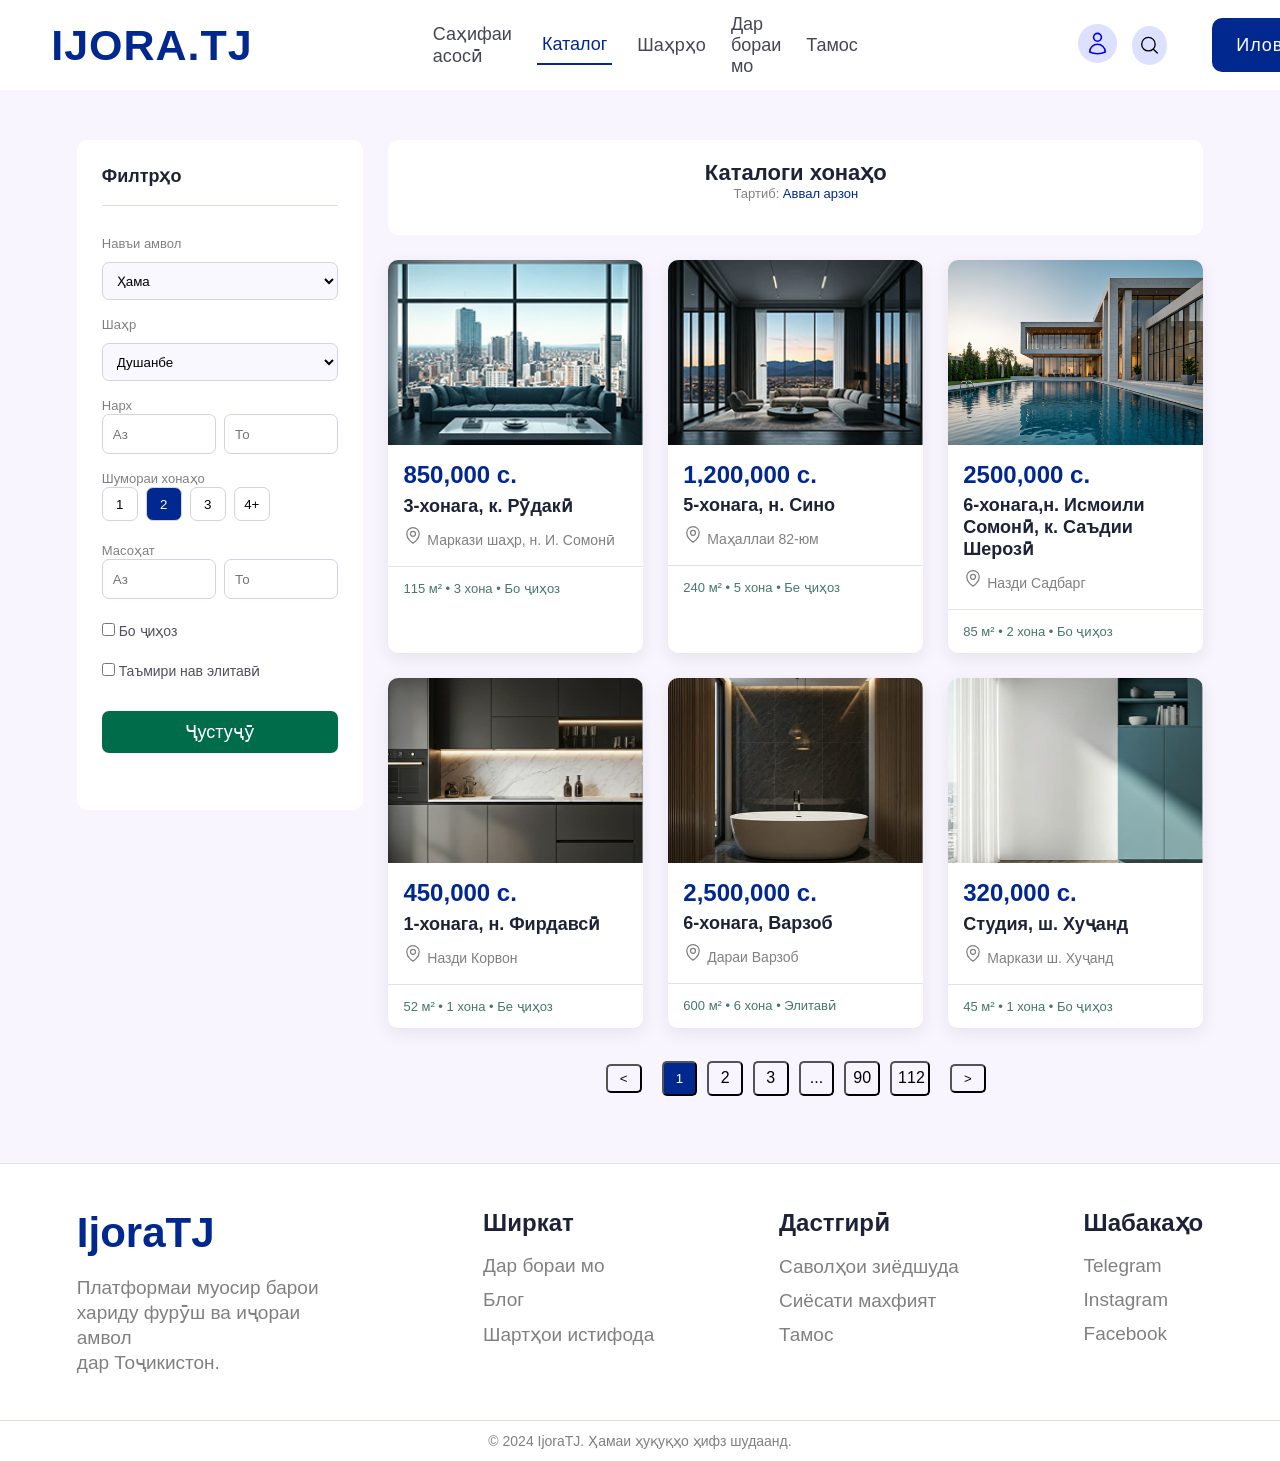
<file: каталог1/katalog1.html>
<!doctype html>
<html lang="en">
  <head>
    <meta charset="UTF-8" />
    <meta name="viewport" content="width=device-width, initial-scale=1.0" />
    <title>IJORA.TJ</title>
    <link rel="stylesheet" href="./katalog1.css" />
    <link href="https://unpkg.com/aos@2.3.1/dist/aos.css" rel="stylesheet" />
  </head>
  <body>
    <header>
      <div class="header">
        <h1 class="title1">IJORA.TJ</h1>

        <a
          href="../index.html"
          class="link2"
          style="margin-left: 180px"
          target="_blank"
          >Саҳифаи асосӣ</a
        >
        <a href="./katalog1.html" class="link1">Каталог</a>
        <a href="../shahro/shahro.html" class="link2" target="_blank">Шаҳрҳо</a>
        <a href="../дар бораи мо/project1.html" class="link2">Дар бораи мо</a>
        <a href="../тамос/tamos.html" class="link2">Тамос</a>

        <div class="div1">
          <a target="_blank" href="../личный кабинет/kabinet.html">
            <svg
              xmlns="http://www.w3.org/2000/svg"
              fill="none"
              viewBox="0 0 24 24"
              stroke-width="1.5"
              stroke="currentColor"
              class="icon1"
            >
              <path
                stroke-linecap="round"
                stroke-linejoin="round"
                d="M15.75 6a3.75 3.75 0 1 1-7.5 0 3.75 3.75 0 0 1 7.5 0ZM4.501 20.118a7.5 7.5 0 0 1 14.998 0A17.933 17.933 0 0 1 12 21.75c-2.676 0-5.216-.584-7.499-1.632Z"
              />
            </svg>
          </a>

          <svg
            xmlns="http://www.w3.org/2000/svg"
            fill="none"
            viewBox="0 0 24 24"
            stroke-width="1.5"
            stroke="currentColor"
            class="icon1"
          >
            <path
              stroke-linecap="round"
              stroke-linejoin="round"
              d="m21 21-5.197-5.197m0 0A7.5 7.5 0 1 0 5.196 5.196a7.5 7.5 0 0 0 10.607 10.607Z"
            />
          </svg>

          <button class="button1">Иловаи хона</button>
        </div>
      </div>
    </header>

    <section class="section1">
      <div class="container1">
        <div class="div2">
          <h3 class="title2">Филтрҳо</h3>

          <form action="">
            <label for="" class="parag1">Навъи амвол</label>
            <select class="select1">
              <option>Ҳама</option>
              <option>Хона</option>
              <option>Ҳавли</option>
              <option>Офис</option>
            </select>

            <label for="" class="parag1">Шаҳр</label>
            <select class="select1">
              <option>Душанбе</option>
              <option>Хуҷанд</option>
              <option>Бохтар</option>
            </select>

            <label for="" class="parag1">Нарх</label>
            <div class="div3">
              <input type="number" placeholder="Аз" class="input1" />
              <input type="number" placeholder="То" class="input1" />
            </div>

            <label for="" class="parag1">Шумораи хонаҳо</label>
            <div class="div4">
              <button class="button2">1</button>
              <button class="button3">2</button>
              <button class="button2">3</button>
              <button class="button2">4+</button>
            </div>

            <label for="" class="parag1">Масоҳат</label>
            <div class="div3">
              <input type="number" placeholder="Аз" class="input1" />
              <input type="number" placeholder="То" class="input1" />
            </div>

            <label class="label1"> <input type="checkbox" /> Бо ҷиҳоз </label>

            <label class="label1">
              <input type="checkbox" /> Таъмири нав элитавӣ
            </label>

            <button class="button4">Ҷустуҷӯ</button>
          </form>
        </div>

        <div class="div5">
          <div class="div6">
            <h1 class="title3">Каталоги хонаҳо</h1>
            <p class="parag2">Тартиб: <span>Аввал арзон</span></p>
          </div>

          <div class="div7">
            <div data-aos="fade-up" data-aos-duration="3000" class="div8">
              <img src="./images2/xon1.png" class="img1" />
              <h2 class="title4">850,000 с.</h2>
              <h3 class="title5">3-хонага, к. Рӯдакӣ</h3>
              <p class="parag3">
                <svg
                  xmlns="http://www.w3.org/2000/svg"
                  fill="none"
                  viewBox="0 0 24 24"
                  stroke-width="1.5"
                  stroke="currentColor"
                  class="icon7"
                >
                  <path
                    stroke-linecap="round"
                    stroke-linejoin="round"
                    d="M15 10.5a3 3 0 1 1-6 0 3 3 0 0 1 6 0Z"
                  />
                  <path
                    stroke-linecap="round"
                    stroke-linejoin="round"
                    d="M19.5 10.5c0 7.142-7.5 11.25-7.5 11.25S4.5 17.642 4.5 10.5a7.5 7.5 0 1 1 15 0Z"
                  />
                </svg>
                Маркази шаҳр, н. И. Сомонӣ
              </p>
              <p class="parag4">115 м² • 3 хона • Бо ҷиҳоз</p>
            </div>

            <div data-aos="fade-up" data-aos-duration="3000" class="div8">
              <img src="./images2/xona2.png" class="img1" />
              <h2 class="title4">1,200,000 с.</h2>
              <h3 class="title5">5-хонага, н. Сино</h3>
              <p class="parag3">
                <svg
                  xmlns="http://www.w3.org/2000/svg"
                  fill="none"
                  viewBox="0 0 24 24"
                  stroke-width="1.5"
                  stroke="currentColor"
                  class="icon7"
                >
                  <path
                    stroke-linecap="round"
                    stroke-linejoin="round"
                    d="M15 10.5a3 3 0 1 1-6 0 3 3 0 0 1 6 0Z"
                  />
                  <path
                    stroke-linecap="round"
                    stroke-linejoin="round"
                    d="M19.5 10.5c0 7.142-7.5 11.25-7.5 11.25S4.5 17.642 4.5 10.5a7.5 7.5 0 1 1 15 0Z"
                  />
                </svg>
                Маҳаллаи 82-юм
              </p>
              <p class="parag4">240 м² • 5 хона • Бе ҷиҳоз</p>
            </div>

            <a
              href="../каталог2/katalog2.html"
              target="_blank"
              class="silka-xona"
            >
              <div data-aos="fade-up" data-aos-duration="3000" class="div8">
                <img src="./images2/xona1-1.svg" class="img1" />
                <h2 class="title4">2500,000 с.</h2>
                <h3 class="title5">
                  6-хонага,н. Исмоили Сомонӣ, к. Саъдии Шерозӣ
                </h3>
                <p class="parag3">
                  <svg
                    xmlns="http://www.w3.org/2000/svg"
                    fill="none"
                    viewBox="0 0 24 24"
                    stroke-width="1.5"
                    stroke="currentColor"
                    class="icon7"
                  >
                    <path
                      stroke-linecap="round"
                      stroke-linejoin="round"
                      d="M15 10.5a3 3 0 1 1-6 0 3 3 0 0 1 6 0Z"
                    />
                    <path
                      stroke-linecap="round"
                      stroke-linejoin="round"
                      d="M19.5 10.5c0 7.142-7.5 11.25-7.5 11.25S4.5 17.642 4.5 10.5a7.5 7.5 0 1 1 15 0Z"
                    />
                  </svg>
                  Назди Садбарг
                </p>
                <p class="parag4">85 м² • 2 хона • Бо ҷиҳоз</p>
              </div>
            </a>

            <div data-aos="fade-up" data-aos-duration="3000" class="div8">
              <img src="./images2/xona4.svg" class="img1" />
              <h2 class="title4">450,000 с.</h2>
              <h3 class="title5">1-хонага, н. Фирдавсӣ</h3>
              <p class="parag3">
                <svg
                  xmlns="http://www.w3.org/2000/svg"
                  fill="none"
                  viewBox="0 0 24 24"
                  stroke-width="1.5"
                  stroke="currentColor"
                  class="icon7"
                >
                  <path
                    stroke-linecap="round"
                    stroke-linejoin="round"
                    d="M15 10.5a3 3 0 1 1-6 0 3 3 0 0 1 6 0Z"
                  />
                  <path
                    stroke-linecap="round"
                    stroke-linejoin="round"
                    d="M19.5 10.5c0 7.142-7.5 11.25-7.5 11.25S4.5 17.642 4.5 10.5a7.5 7.5 0 1 1 15 0Z"
                  />
                </svg>
                Назди Корвон
              </p>
              <p class="parag4">52 м² • 1 хона • Бе ҷиҳоз</p>
            </div>

            <div data-aos="fade-up" data-aos-duration="3000" class="div8">
              <img src="./images2/xona5.svg" class="img1" />
              <h2 class="title4">2,500,000 с.</h2>
              <h3 class="title5">6-хонага, Варзоб</h3>
              <p class="parag3">
                <svg
                  xmlns="http://www.w3.org/2000/svg"
                  fill="none"
                  viewBox="0 0 24 24"
                  stroke-width="1.5"
                  stroke="currentColor"
                  class="icon7"
                >
                  <path
                    stroke-linecap="round"
                    stroke-linejoin="round"
                    d="M15 10.5a3 3 0 1 1-6 0 3 3 0 0 1 6 0Z"
                  />
                  <path
                    stroke-linecap="round"
                    stroke-linejoin="round"
                    d="M19.5 10.5c0 7.142-7.5 11.25-7.5 11.25S4.5 17.642 4.5 10.5a7.5 7.5 0 1 1 15 0Z"
                  />
                </svg>
                Дараи Варзоб
              </p>
              <p class="parag4">600 м² • 6 хона • Элитавӣ</p>
            </div>

            <div data-aos="fade-up" data-aos-duration="3000" class="div8">
              <img src="./images2/xona6.svg" class="img1" />
              <h2 class="title4">320,000 с.</h2>
              <h3 class="title5">Студия, ш. Хуҷанд</h3>
              <p class="parag3">
                <svg
                  xmlns="http://www.w3.org/2000/svg"
                  fill="none"
                  viewBox="0 0 24 24"
                  stroke-width="1.5"
                  stroke="currentColor"
                  class="icon7"
                >
                  <path
                    stroke-linecap="round"
                    stroke-linejoin="round"
                    d="M15 10.5a3 3 0 1 1-6 0 3 3 0 0 1 6 0Z"
                  />
                  <path
                    stroke-linecap="round"
                    stroke-linejoin="round"
                    d="M19.5 10.5c0 7.142-7.5 11.25-7.5 11.25S4.5 17.642 4.5 10.5a7.5 7.5 0 1 1 15 0Z"
                  />
                </svg>
                Маркази ш. Хуҷанд
              </p>
              <p class="parag4">45 м² • 1 хона • Бо ҷиҳоз</p>
            </div>
          </div>

          <div class="buttons">
            <button class="button5"><</button>

            <button class="button6">1</button>
            <button class="button7">2</button>
            <button class="button7">3</button>
            <button class="button7">...</button>
            <button class="button7">90</button>
            <button class="button7">112</button>

            <button class="button5">></button>
          </div>
        </div>
      </div>
    </section>

    <footer>
      <div class="container2">
        <div class="div9">
          <h2 class="title6">IjoraTJ</h2>

          <p class="parag5">
            Платформаи муосир барои <br />хариду фурӯш ва иҷораи амвол <br />дар
            Тоҷикистон.
          </p>
        </div>

        <div class="div10">
          <h3 class="title7">Ширкат</h3>

          <a href="" class="link3">Дар бораи мо</a>
          <a href="" class="link3">Блог</a>
          <a href="" class="link3">Шартҳои истифода</a>
        </div>

        <div class="div10">
          <h3 class="title7">Дастгирӣ</h3>

          <a href="" class="link3">Саволҳои зиёдшуда</a>
          <a href="" class="link3">Сиёсати махфият</a>
          <a href="" class="link3">Тамос</a>
        </div>

        <div class="div10">
          <h3 class="title7">Шабакаҳо</h3>

          <a href="" class="link3">Telegram</a>
          <a href="" class="link3">Instagram</a>
          <a href="" class="link3">Facebook</a>
        </div>
      </div>

      <div class="div11">
        <p class="parag6">© 2024 IjoraTJ. Ҳамаи ҳуқуқҳо ҳифз шудаанд.</p>
      </div>
    </footer>

    <script src="https://unpkg.com/aos@2.3.1/dist/aos.js"></script>
    <script>
      AOS.init();
    </script>
  </body>
</html>
</file>
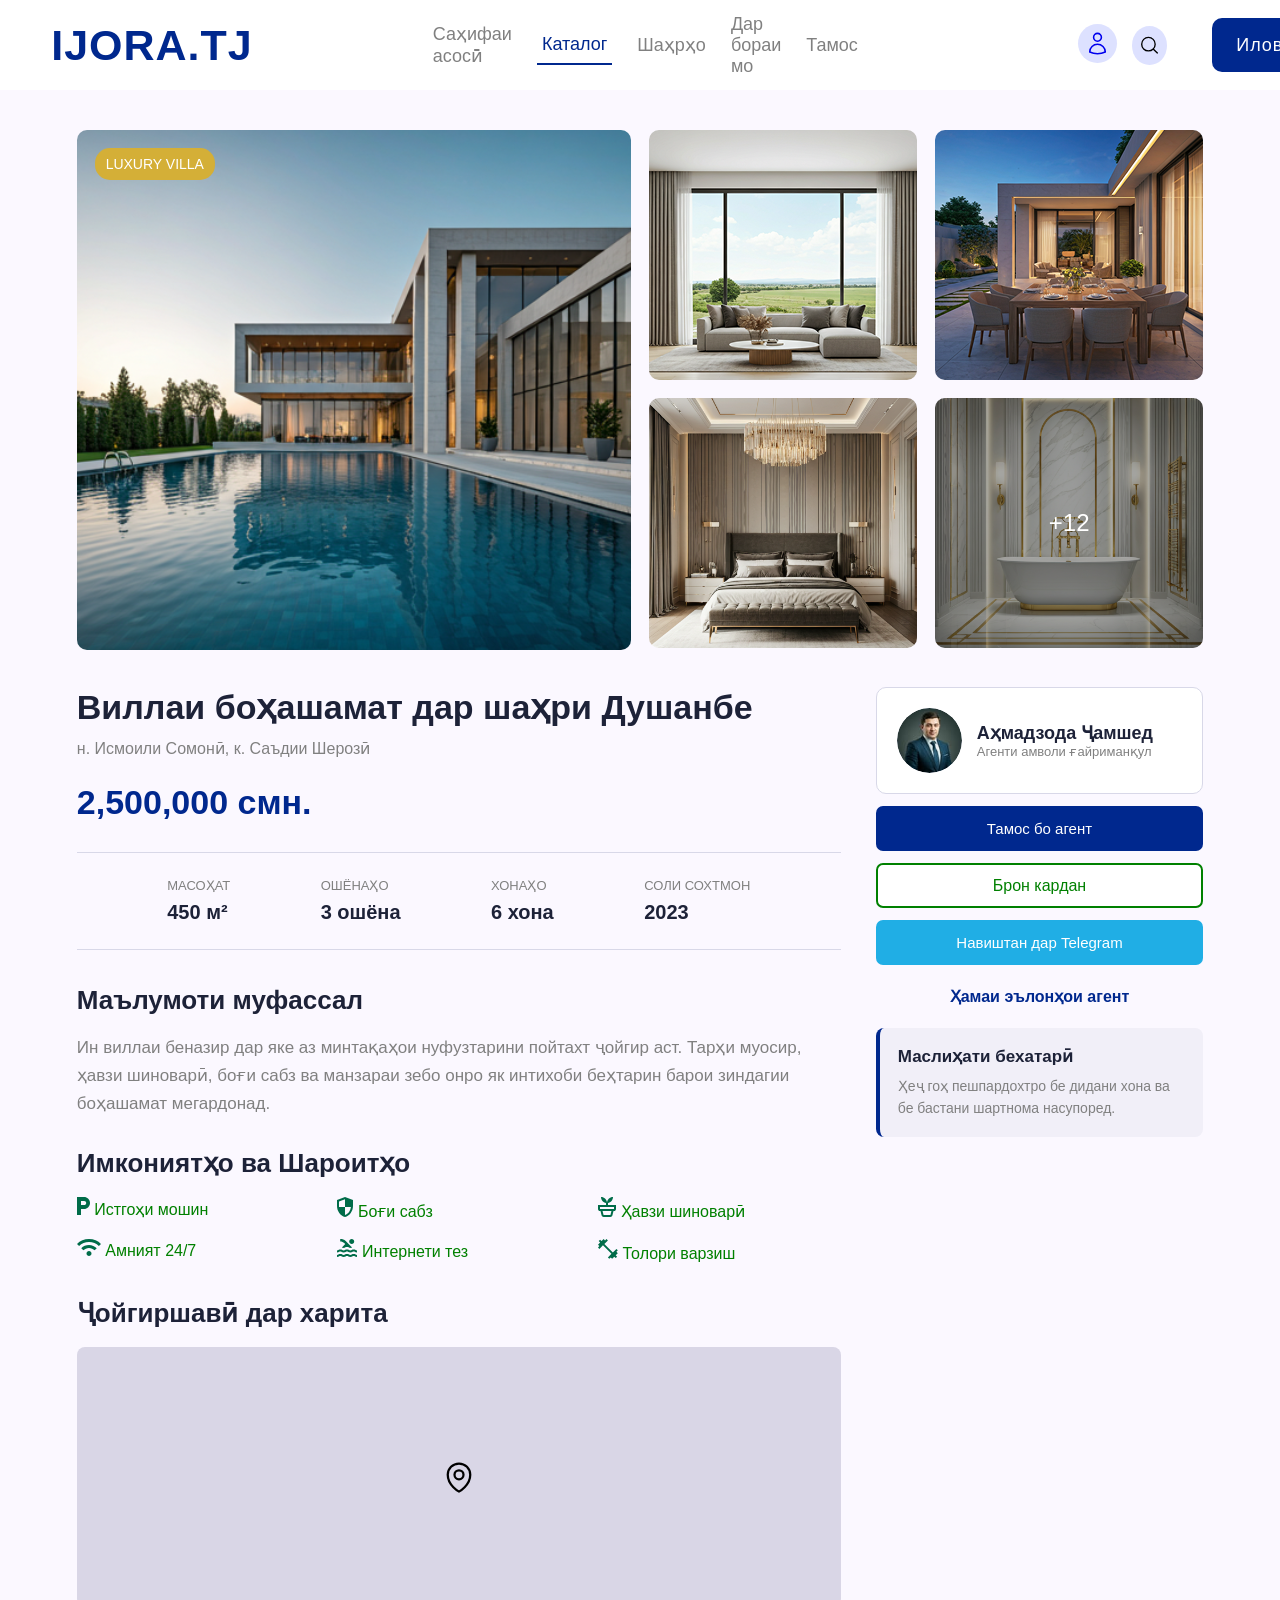
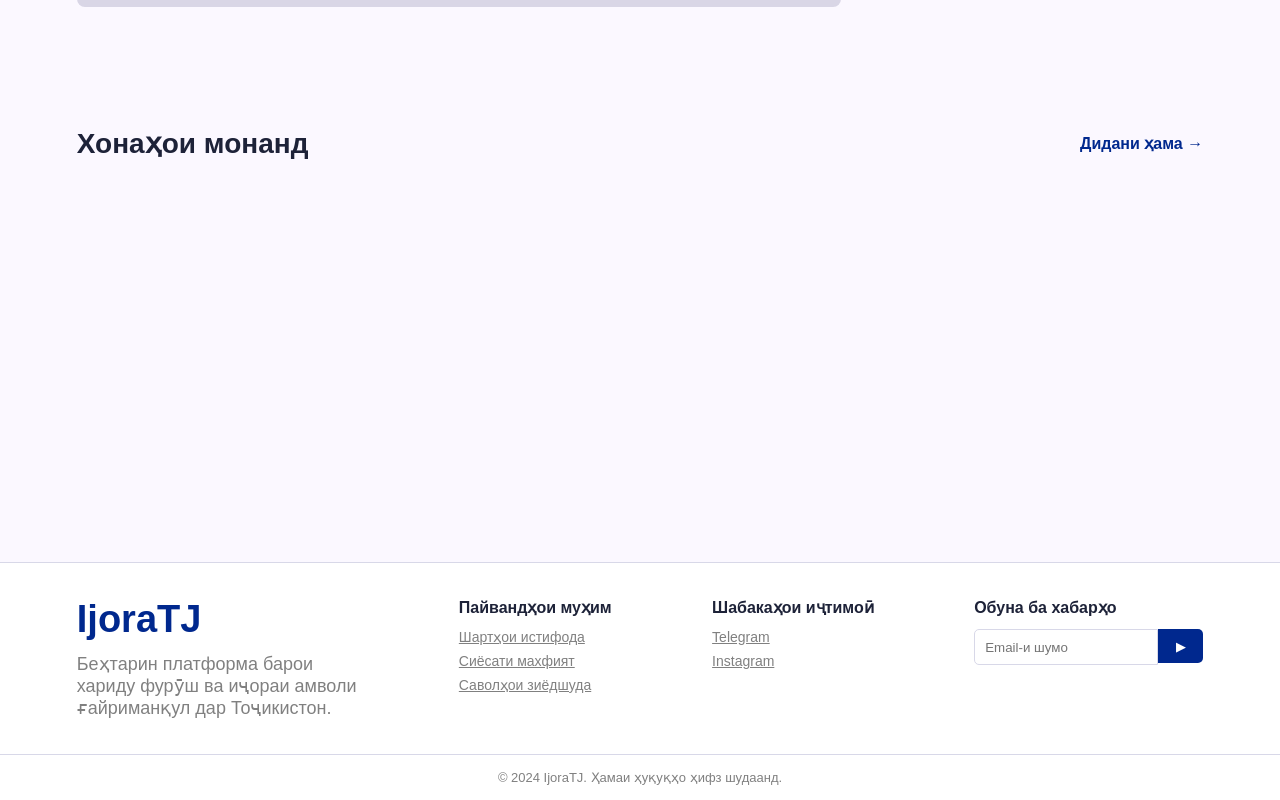
<file: каталог2/katalog2.html>
<!doctype html>
<html lang="en">
  <head>
    <meta charset="UTF-8" />
    <meta name="viewport" content="width=device-width, initial-scale=1.0" />
    <title>IJORA.TJ</title>
    <link rel="stylesheet" href="./katalog2.css" />
    <link href="https://unpkg.com/aos@2.3.1/dist/aos.css" rel="stylesheet" />
  </head>
  <body>
    <header>
      <div class="header">
        <h1 class="title1">IJORA.TJ</h1>

        <a
          href="../index.html"
          class="link2"
          style="margin-left: 180px"
          target="_blank"
          >Саҳифаи асосӣ</a
        >
        <a href="../каталог1/katalog1.html" class="link1" target="_blank"
          >Каталог</a
        >
        <a href="../shahro/shahro.html" class="link2" target="_blank">Шаҳрҳо</a>
        <a href="../дар бораи мо/project1.html" class="link2">Дар бораи мо</a>
        <a href="../тамос/tamos.html" class="link2">Тамос</a>

        <div class="div1">
          <a target="_blank" href="../личный кабинет/kabinet.html">
            <svg
              xmlns="http://www.w3.org/2000/svg"
              fill="none"
              viewBox="0 0 24 24"
              stroke-width="1.5"
              stroke="currentColor"
              class="icon1"
            >
              <path
                stroke-linecap="round"
                stroke-linejoin="round"
                d="M15.75 6a3.75 3.75 0 1 1-7.5 0 3.75 3.75 0 0 1 7.5 0ZM4.501 20.118a7.5 7.5 0 0 1 14.998 0A17.933 17.933 0 0 1 12 21.75c-2.676 0-5.216-.584-7.499-1.632Z"
              />
            </svg>
          </a>

          <svg
            xmlns="http://www.w3.org/2000/svg"
            fill="none"
            viewBox="0 0 24 24"
            stroke-width="1.5"
            stroke="currentColor"
            class="icon1"
          >
            <path
              stroke-linecap="round"
              stroke-linejoin="round"
              d="m21 21-5.197-5.197m0 0A7.5 7.5 0 1 0 5.196 5.196a7.5 7.5 0 0 0 10.607 10.607Z"
            />
          </svg>

          <button class="button1">Иловаи хона</button>
        </div>
      </div>
    </header>

    <section class="section1">
      <div class="container1">
        <div class="div2">
          <div class="div3">
            <img  data-aos="zoom-out" src="./images3/xona1-1.svg" class="img1" />
            <button class="button2">LUXURY VILLA</button>
          </div>

          <div class="div4">
            <img  data-aos="zoom-out"src="./images3/xona1-2.png" class="img2" />
            <img data-aos="zoom-out" src="./images3/xona1-3.png" class="img2" />
            <img data-aos="zoom-out" src="./images3/xona1-4.svg" class="img2" />
            <div data-aos="zoom-out"class="div5">
              <img src="./images3/xona1-5.svg" class="img2" />
              <p class="parag1">+12</p>
            </div>
          </div>
        </div>

        <div class="div6">
          <div class="div7">
            <h1 class="title2">Виллаи боҳашамат дар шаҳри Душанбе</h1>
            <p class="parag2">н. Исмоили Сомонӣ, к. Саъдии Шерозӣ</p>
            <h2 class="title3">2,500,000 смн.</h2>

            <div class="div8">
              <div>
                <p class="parag3">МАСОҲАТ</p>
                <h3 class="title4">450 м²</h3>
              </div>

              <div>
                <p class="parag3">ОШЁНАҲО</p>
                <h3 class="title4">3 ошёна</h3>
              </div>

              <div>
                <p class="parag3">ХОНАҲО</p>
                <h3 class="title4">6 хона</h3>
              </div>

              <div>
                <p class="parag3">СОЛИ СОХТМОН</p>
                <h3 class="title4">2023</h3>
              </div>
            </div>

            <h2 class="title5">Маълумоти муфассал</h2>
            <p class="parag4">
              Ин виллаи беназир дар яке аз минтақаҳои нуфузтарини пойтахт ҷойгир
              аст. Тарҳи муосир, ҳавзи шиноварӣ, боғи сабз ва манзараи зебо онро
              як интихоби беҳтарин барои зиндагии боҳашамат мегардонад.
            </p>

            <h2 class="title5">Имкониятҳо ва Шароитҳо</h2>

            <div class="div9">
              <p class="parag5">
                <img src="images3/icon7.svg" alt="" /> Истгоҳи мошин
              </p>
              <p class="parag5">
                <img src="images3/icon8.svg" alt="" /> Боғи сабз
              </p>
              <p class="parag5">
                <img src="images3/icon9.svg" alt="" /> Ҳавзи шиноварӣ
              </p>
              <p class="parag5">
                <img src="images3/icon10.svg" alt="" /> Амният 24/7
              </p>
              <p class="parag5">
                <img src="images3/icon11.svg" alt="" /> Интернети тез
              </p>
              <p class="parag5">
                <img src="images3/icon12.svg" alt="" /> Толори варзиш
              </p>
            </div>

            <h2 class="title5">Ҷойгиршавӣ дар харита</h2>

            <div class="div10">
              <svg
                xmlns="http://www.w3.org/2000/svg"
                fill="none"
                viewBox="0 0 24 24"
                stroke-width="1.5"
                stroke="currentColor"
                class="location1"
              >
                <path
                  stroke-linecap="round"
                  stroke-linejoin="round"
                  d="M15 10.5a3 3 0 1 1-6 0 3 3 0 0 1 6 0Z"
                />
                <path
                  stroke-linecap="round"
                  stroke-linejoin="round"
                  d="M19.5 10.5c0 7.142-7.5 11.25-7.5 11.25S4.5 17.642 4.5 10.5a7.5 7.5 0 1 1 15 0Z"
                />
              </svg>
            </div>
          </div>

          <div class="div11">
            <div class="div12">
              <img src="./images3/user1.svg" class="img3" />

              <div>
                <h3 class="title6">Аҳмадзода Ҷамшед</h3>
                <p class="parag7">Агенти амволи ғайриманқул</p>
              </div>
            </div>

            <button class="button3">Тамос бо агент</button>
            <button class="button4">Брон кардан</button>
            <button class="button5">Навиштан дар Telegram</button>

            <p class="parag8">Ҳамаи эълонҳои агент</p>

            <div class="div13">
              <h3 class="title7">Маслиҳати бехатарӣ</h3>
              <p class="parag9">
                Ҳеҷ гоҳ пешпардохтро бе дидани хона ва бе бастани шартнома
                насупоред.
              </p>
            </div>
          </div>
        </div>
      </div>
    </section>

    <section class="section2">
      <div class="container1">
        <div class="div14">
          <h1 class="title8">Хонаҳои монанд</h1>
          <a href="" class="link">Дидани ҳама →</a>
        </div>

        <div class="div15">
          <div data-aos="zoom-out" class="div16">
            <img src="./images3/xona7.png" class="img4" />
            <h3 class="title9">Ҳавлии 2-ошёна, н. Шоҳмансур</h3>
            <p class="parag10">1,200,000 смн.</p>
            <p class="parag11">4 хона • 220 м²</p>
          </div>

          <div data-aos="zoom-out" class="div16">
            <img src="./images3/xona8.png" class="img4" />
            <h3 class="title9">Вилла бо ҳавз, Варзоб</h3>
            <p class="parag10">3,100,000 смн.</p>
            <p class="parag11">5 хона • 500 м²</p>
          </div>

          <div data-aos="zoom-out" class="div16">
            <img src="./images3/xona9.png" class="img4" />
            <h3 class="title9">Хонаи замонавӣ дар Сино</h3>
            <p class="parag10">950,000 смн.</p>
            <p class="parag11">3 хона • 180 м²</p>
          </div>
        </div>
      </div>
    </section>

    <footer>
      <div class="container2">
        <div class="div17">
          <h2 class="title10">IjoraTJ</h2>
          <p class="parag12">
            Беҳтарин платформа барои хариду фурӯш ва иҷораи амволи ғайриманқул
            дар Тоҷикистон.
          </p>
        </div>

        <div class="div18">
          <h3 class="title11">Пайвандҳои муҳим</h3>
          <a href="" class="link3">Шартҳои истифода</a>
          <a href="" class="link3">Сиёсати махфият</a>
          <a href="" class="link3">Саволҳои зиёдшуда</a>
        </div>

        <div class="div18">
          <h3 class="title11">Шабакаҳои иҷтимоӣ</h3>
          <a href="" class="link3">Telegram</a>
          <a href="" class="link3">Instagram</a>
        </div>

        <div class="div18">
          <h3 class="title11">Обуна ба хабарҳо</h3>

          <div class="div19">
            <input type="text" placeholder="Email-и шумо" class="input1" />
            <button class="button6">▶</button>
          </div>
        </div>
      </div>

      <p class="parag13">© 2024 IjoraTJ. Ҳамаи ҳуқуқҳо ҳифз шудаанд.</p>
    </footer>

    <script src="https://unpkg.com/aos@2.3.1/dist/aos.js"></script>
    <script>
      AOS.init();
    </script>
  </body>
</html>
</file>
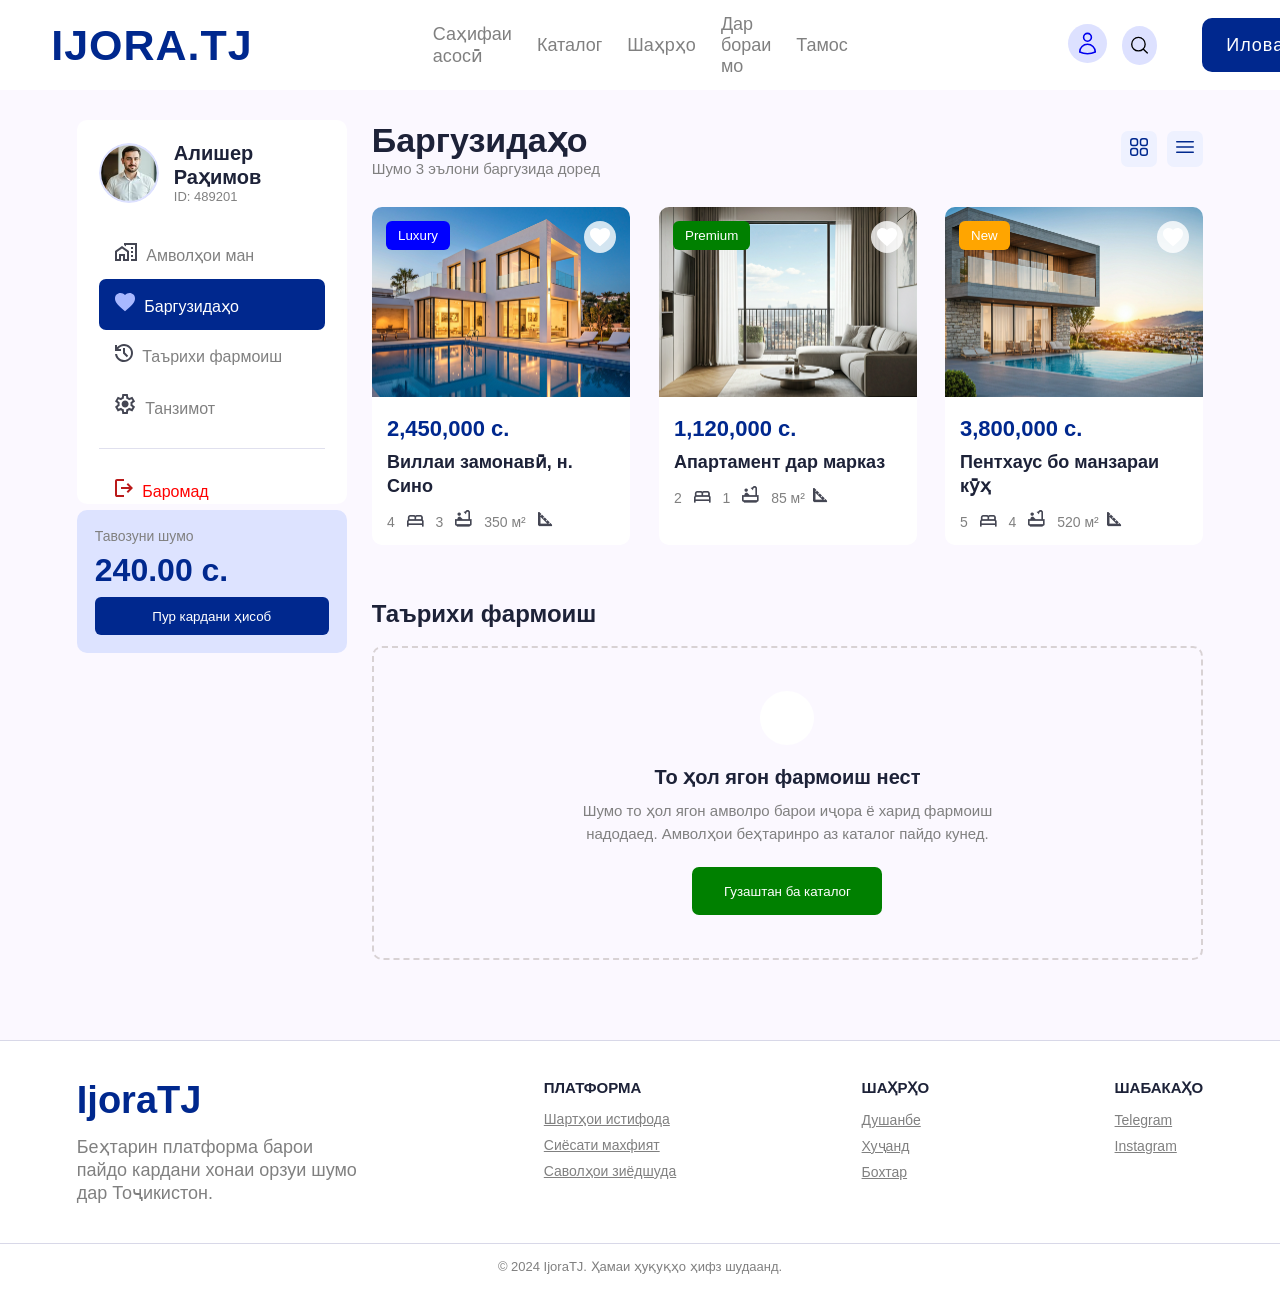
<file: личный кабинет/kabinet.html>
<!doctype html>
<html lang="en">
  <head>
    <meta charset="UTF-8" />
    <meta name="viewport" content="width=\, initial-scale=1.0" />
    <title>IJORA.TJ</title>
    <link rel="stylesheet" href="./kabinet.css" />
    <link href="https://unpkg.com/aos@2.3.1/dist/aos.css" rel="stylesheet" />
  </head>
  <body>
    <header>
      <div class="header">
        <h1 class="title1">IJORA.TJ</h1>

        <a
          href="../index.html"
          class="link2"
          style="margin-left: 180px"
          target="_blank"
          >Саҳифаи асосӣ</a
        >
        <a href="../каталог1/katalog1.html" class="link2" target="_blank"
          >Каталог</a
        >
        <a href="../shahro/shahro.html" class="link2" target="_blank">Шаҳрҳо</a>
        <a href="../дар бораи мо/project1.html" class="link2">Дар бораи мо</a>
        <a href="../тамос/tamos.html" class="link2">Тамос</a>

        <div class="div1">
          <a href="./kabinet.html">
            <svg
              xmlns="http://www.w3.org/2000/svg"
              fill="none"
              viewBox="0 0 24 24"
              stroke-width="1.5"
              stroke="currentColor"
              class="icon1"
            >
              <path
                stroke-linecap="round"
                stroke-linejoin="round"
                d="M15.75 6a3.75 3.75 0 1 1-7.5 0 3.75 3.75 0 0 1 7.5 0ZM4.501 20.118a7.5 7.5 0 0 1 14.998 0A17.933 17.933 0 0 1 12 21.75c-2.676 0-5.216-.584-7.499-1.632Z"
              />
            </svg>
          </a>

          <svg
            xmlns="http://www.w3.org/2000/svg"
            fill="none"
            viewBox="0 0 24 24"
            stroke-width="1.5"
            stroke="currentColor"
            class="icon1"
          >
            <path
              stroke-linecap="round"
              stroke-linejoin="round"
              d="m21 21-5.197-5.197m0 0A7.5 7.5 0 1 0 5.196 5.196a7.5 7.5 0 0 0 10.607 10.607Z"
            />
          </svg>

          <button class="button1">Иловаи хона</button>
        </div>
      </div>
    </header>

    <section class="section1">
      <div class="container1">
        <div class="div2">
          <div class="div3">
            <img src="./images4/user3.svg" class="img1" />

            <div>
              <h3 class="title2">Алишер Раҳимов</h3>
              <p class="parag1">ID: 489201</p>
            </div>
          </div>

          <a href="" class="link3"
            ><img src="./images4/img-icon1.svg" alt="" class="img-icon" />
            Амволҳои ман</a
          >
          <a href="" class="link4"
            ><img src="images4/img-icon2.svg" alt="" class="img-icon" />
            Баргузидаҳо</a
          >
          <a href="" class="link3"
            ><img src="images4/img-icon3.svg" alt="" class="img-icon" /> Таърихи
            фармоиш</a
          >
          <a href="" class="link3"
            ><img src="images4/img-icon4.svg" alt="" class="img-icon" />
            Танзимот</a
          >

          <div class="div4"></div>

          <a href="" class="link5">
            <img src="./images4/img-icon5.svg" alt="" class="img-icon" />
            Баромад</a
          >
        </div>

        <div class="div5">
          <div class="div6">
            <p class="parag2">Тавозуни шумо</p>
            <h2 class="title3">240.00 с.</h2>
            <button class="button2">Пур кардани ҳисоб</button>
          </div>
        </div>

        <div class="div7">
          <div class="div8">
            <div>
              <h1 class="title4">Баргузидаҳо</h1>
              <p class="parag3">Шумо 3 эълони баргузида доред</p>
            </div>

            <div class="div9">
              <button class="button3">
                <svg
                  xmlns="http://www.w3.org/2000/svg"
                  fill="none"
                  viewBox="0 0 24 24"
                  stroke-width="1.5"
                  stroke="currentColor"
                  class="size-6"
                >
                  <path
                    stroke-linecap="round"
                    stroke-linejoin="round"
                    d="M3.75 6A2.25 2.25 0 0 1 6 3.75h2.25A2.25 2.25 0 0 1 10.5 6v2.25a2.25 2.25 0 0 1-2.25 2.25H6a2.25 2.25 0 0 1-2.25-2.25V6ZM3.75 15.75A2.25 2.25 0 0 1 6 13.5h2.25a2.25 2.25 0 0 1 2.25 2.25V18a2.25 2.25 0 0 1-2.25 2.25H6A2.25 2.25 0 0 1 3.75 18v-2.25ZM13.5 6a2.25 2.25 0 0 1 2.25-2.25H18A2.25 2.25 0 0 1 20.25 6v2.25A2.25 2.25 0 0 1 18 10.5h-2.25a2.25 2.25 0 0 1-2.25-2.25V6ZM13.5 15.75a2.25 2.25 0 0 1 2.25-2.25H18a2.25 2.25 0 0 1 2.25 2.25V18A2.25 2.25 0 0 1 18 20.25h-2.25A2.25 2.25 0 0 1 13.5 18v-2.25Z"
                  />
                </svg>
              </button>
              <button class="button4">
                <svg
                  xmlns="http://www.w3.org/2000/svg"
                  fill="none"
                  viewBox="0 0 24 24"
                  stroke-width="1.5"
                  stroke="currentColor"
                  class="size-6"
                >
                  <path
                    stroke-linecap="round"
                    stroke-linejoin="round"
                    d="M3.75 6.75h16.5M3.75 12h16.5m-16.5 5.25h16.5"
                  />
                </svg>
              </button>
            </div>
          </div>

          <div class="div10">
            <div data-aos="flip-right" class="div11">
              <img src="./images4/xona10.svg" class="img2" />
              <button class="button5">Luxury</button>
              <button class="button6">
                <img src="./images4/izbranniy.svg" alt="" />
              </button>

              <div class="div12">
                <h2 class="title5">2,450,000 с.</h2>
                <h3 class="title6">Виллаи замонавӣ, н. Сино</h3>
                <p class="parag4">
                  4 <img src="./images4/spalni.png" alt="" class="spalni" /> 3
                  <img src="./images4/vana.png" alt="" class="vana" /> 350 м²
                  <img src="./images4/lineyka.png" alt="" class="lineyka" />
                </p>
              </div>
            </div>

            <div data-aos="flip-right" class="div11">
              <img src="./images4/xona11.svg" class="img2" />
              <button class="button7">Premium</button>
              <button class="button6">
                <img src="./images4/izbranniy.svg" alt="" />
              </button>

              <div class="div12">
                <h2 class="title5">1,120,000 с.</h2>
                <h3 class="title6">Апартамент дар марказ</h3>
                <p class="parag4">
                  2 <img src="./images4/spalni.png" alt="" class="spalni" /> 1
                  <img src="./images4/vana.png" alt="" class="vana" /> 85 м²<img
                    src="./images4/lineyka.png"
                    alt=""
                    class="lineyka"
                  />
                </p>
              </div>
            </div>

            <div data-aos="flip-right" class="div11">
              <img src="./images4/xona12.svg" class="img2" />
              <button class="button8">New</button>
              <button class="button6">
                <img src="./images4/izbranniy.svg" alt="" />
              </button>

              <div class="div12">
                <h2 class="title5">3,800,000 с.</h2>
                <h3 class="title6">Пентхаус бо манзараи кӯҳ</h3>
                <p class="parag4">
                  5 <img src="./images4/spalni.png" alt="" class="spalni" /> 4
                  <img src="./images4/vana.png" alt="" class="vana" /> 520
                  м²<img src="./images4/lineyka.png" alt="" class="lineyka" />
                </p>
              </div>
            </div>
          </div>

          <h2 class="title7">Таърихи фармоиш</h2>

          <div class="div13">
            <div class="div14"></div>

            <h3 class="title8">То ҳол ягон фармоиш нест</h3>

            <p class="parag5">
              Шумо то ҳол ягон амволро барои иҷора ё харид фармоиш надодаед.
              Амволҳои беҳтаринро аз каталог пайдо кунед.
            </p>

            <button class="button9">Гузаштан ба каталог</button>
          </div>
        </div>
      </div>
    </section>

    <footer>
      <div class="container2">
        <div class="div15">
          <h2 class="title9">IjoraTJ</h2>
          <p class="parag6">
            Беҳтарин платформа барои пайдо кардани хонаи орзуи шумо дар
            Тоҷикистон.
          </p>
        </div>

        <div class="div16">
          <h3 class="title10">ПЛАТФОРМА</h3>
          <a href="" class="link6">Шартҳои истифода</a>
          <a href="" class="link6">Сиёсати махфият</a>
          <a href="" class="link6">Саволҳои зиёдшуда</a>
        </div>

        <div class="div16">
          <h3 class="title10">ШАҲРҲО</h3>
          <a href="" class="link6">Душанбе</a>
          <a href="" class="link6">Хуҷанд</a>
          <a href="" class="link6">Бохтар</a>
        </div>

        <div class="div16">
          <h3 class="title10">ШАБАКАҲО</h3>
          <a href="" class="link6">Telegram</a>
          <a href="" class="link6">Instagram</a>
        </div>
      </div>

      <p class="parag7">© 2024 IjoraTJ. Ҳамаи ҳуқуқҳо ҳифз шудаанд.</p>
    </footer>

    <script src="https://unpkg.com/aos@2.3.1/dist/aos.js"></script>
    <script>
      AOS.init();
    </script>
  </body>
</html>
</file>
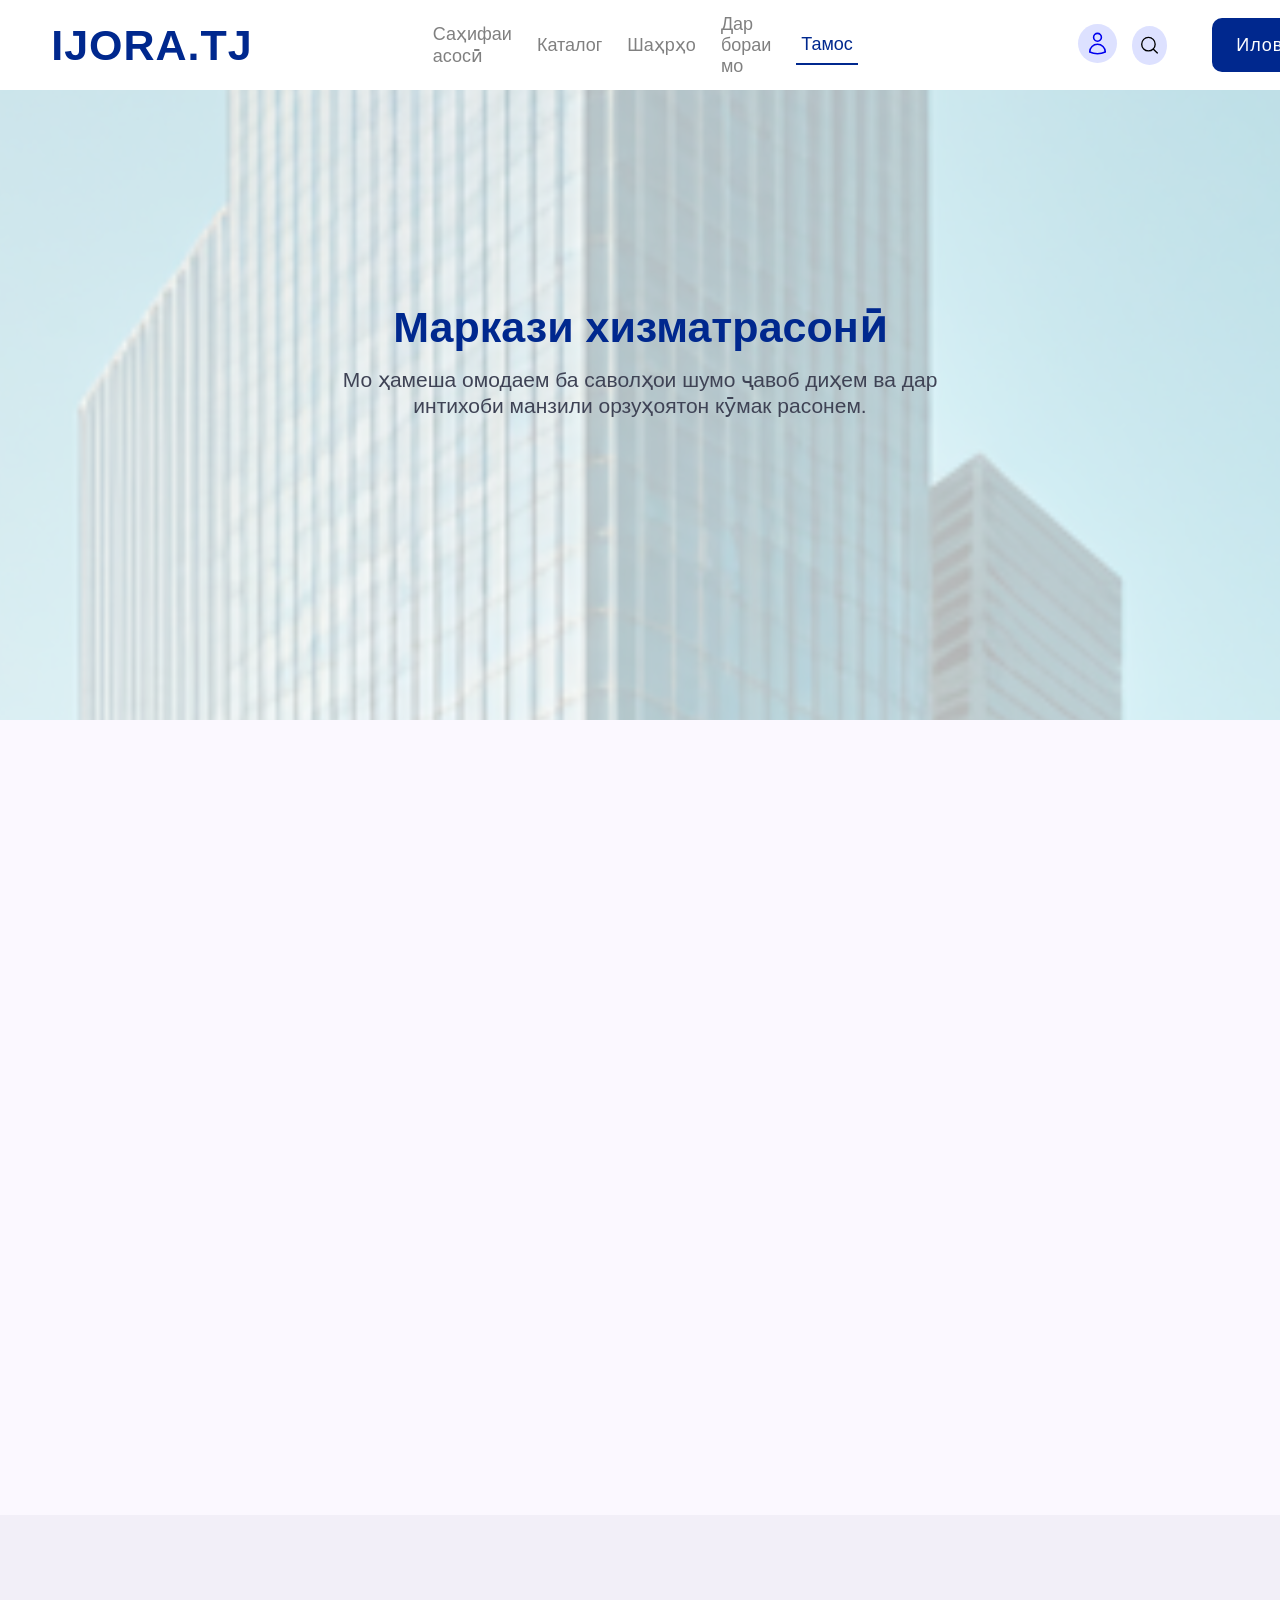
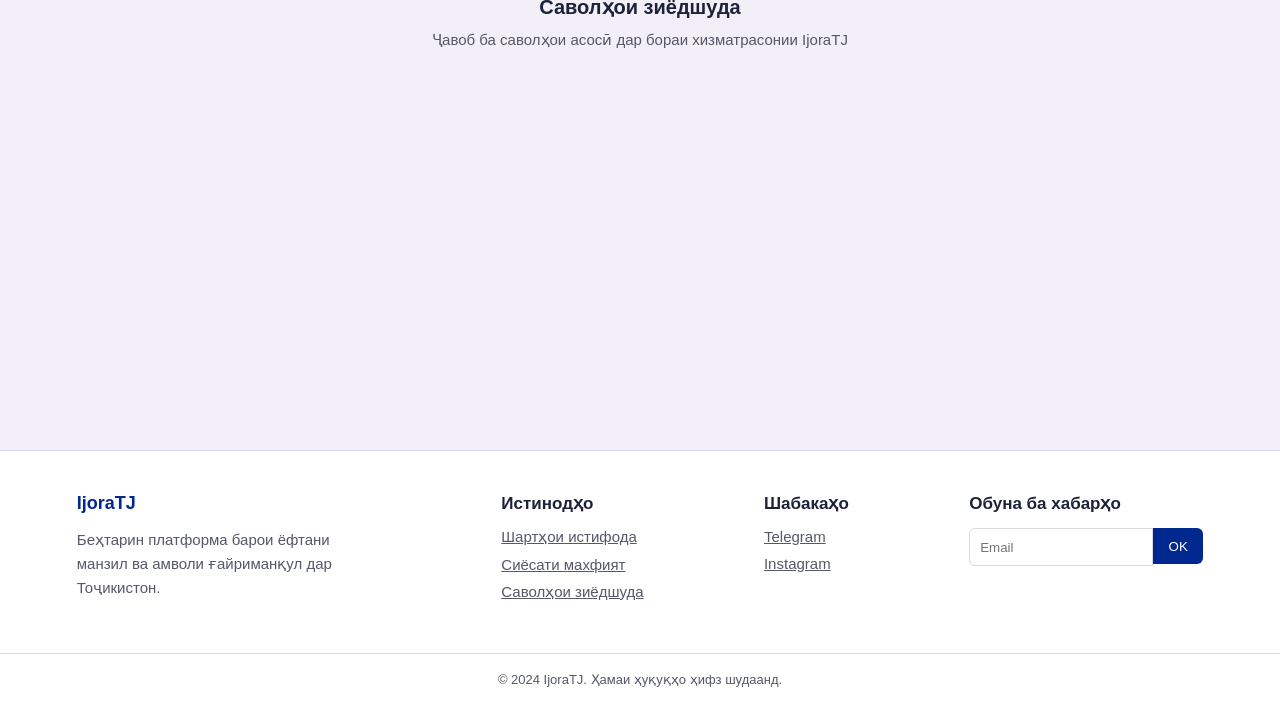
<file: тамос/tamos.html>
<!doctype html>
<html lang="en">
  <head>
    <meta charset="UTF-8" />
    <meta name="viewport" content="width=device-width, initial-scale=1.0" />
    <title>IJORA.TJ</title>
    <link rel="stylesheet" href="./tamos.css" />
    <link href="https://unpkg.com/aos@2.3.1/dist/aos.css" rel="stylesheet" />
  </head>
  <body>
    <header>
      <div class="header">
        <h1 class="title1">IJORA.TJ</h1>

        <a
          href="../index.html"
          class="link2"
          style="margin-left: 180px"
          target="_blank"
          >Саҳифаи асосӣ</a
        >
        <a href="../каталог1/katalog1.html" class="link2" target="_blank"
          >Каталог</a
        >
        <a href="../shahro/shahro.html" class="link2" target="_blank">Шаҳрҳо</a>
        <a href="../дар бораи мо/project1.html" class="link2">Дар бораи мо</a>
        <a href="../тамос/tamos.html" class="link1">Тамос</a>

        <div class="div1">
          <a href="../личный кабинет/kabinet.html" target="_blank">
            <svg
              xmlns="http://www.w3.org/2000/svg"
              fill="none"
              viewBox="0 0 24 24"
              stroke-width="1.5"
              stroke="currentColor"
              class="icon1"
            >
              <path
                stroke-linecap="round"
                stroke-linejoin="round"
                d="M15.75 6a3.75 3.75 0 1 1-7.5 0 3.75 3.75 0 0 1 7.5 0ZM4.501 20.118a7.5 7.5 0 0 1 14.998 0A17.933 17.933 0 0 1 12 21.75c-2.676 0-5.216-.584-7.499-1.632Z"
              />
            </svg>
          </a>

          <svg
            xmlns="http://www.w3.org/2000/svg"
            fill="none"
            viewBox="0 0 24 24"
            stroke-width="1.5"
            stroke="currentColor"
            class="icon1"
          >
            <path
              stroke-linecap="round"
              stroke-linejoin="round"
              d="m21 21-5.197-5.197m0 0A7.5 7.5 0 1 0 5.196 5.196a7.5 7.5 0 0 0 10.607 10.607Z"
            />
          </svg>

          <button class="button1">Иловаи хона</button>
        </div>
      </div>
    </header>

    <section class="section1">
      <div class="div2">
        <h1 class="title2">Маркази хизматрасонӣ</h1>

        <p class="parag1">
          Мо ҳамеша омодаем ба саволҳои шумо ҷавоб диҳем ва дар интихоби манзили
          орзуҳоятон кӯмак расонем.
        </p>
      </div>
    </section>

    <section class="section2">
      <div class="container1">
        <div data-aos="zoom-in" class="div3">
          <h2 class="title3">Ба мо нависед</h2>

          <div class="div4">
            <div class="div5">
              <p class="parag2">Ном</p>
              <input type="text" placeholder="Номи шумо" class="input1" />
            </div>

            <div class="div5">
              <p class="parag2">Почтаи электронӣ</p>
              <input
                type="text"
                placeholder="email@example.tj"
                class="input1"
              />
            </div>
          </div>

          <p class="parag2">Паём</p>
          <textarea
            placeholder="Чӣ гуна метавонем ба шумо кӯмак кунем?"
            class="input2"
          ></textarea>

          <button class="button2">Фиристодани паём</button>
        </div>

        <div data-aos="zoom-in" class="div6">
          <div class="div7">
            <h2 class="title4">Тамосҳои мустақим</h2>

            <div class="div8">
              <div class="div9"></div>

              <div>
                <p class="parag3">Телефони дастгирӣ</p>
                <p class="parag4">+992 000 00 00 00</p>
              </div>
            </div>

            <div class="div10">
              <button class="button3">Telegram</button>
              <button class="button4">Instagram</button>
            </div>
          </div>

          <div class="div11">
            <h2 class="title4">Нишонии мо</h2>

            <p class="parag5">
              ш. Душанбе, кӯчаи Рӯдакӣ 123, Маркази тиҷоратии "Пойтахт"
            </p>

            <img src="./images7/karta.svg" class="img1" />
          </div>
        </div>
      </div>
    </section>

    <section class="section3">
      <div class="container2">
        <h1 class="title5">Саволҳои зиёдшуда</h1>

        <p class="parag6">
          Ҷавоб ба саволҳои асосӣ дар бораи хизматрасонии IjoraTJ
        </p>

        <div data-aos="zoom-in-left" class="div12">
          <div class="div13">
            <h3 class="title6">Чӣ тавр хонаро илова кунам?</h3> 
          </div>

          <p class="parag8">
            Барои илова кардани эълон, шумо бояд тугмаи “Иловаи хона”-ро дар
            қисми болоии сайт пахш кунед. Пас аз он, маълумоти заруриро дар
            бораи амвол, аксҳои босифат ва нархро ворид намоед.
          </p>
        </div>

        <div data-aos="zoom-in-left" class="div14">
          <h3 class="title6">Оё ҳаққи хизмат вуҷуд дорад?</h3>  
        </div>

        <div data-aos="zoom-in-left" class="div14">
          <h3 class="title6">Чӣ гуна бо соҳибхона тамос гирам?</h3> 
        </div>
      </div>
    </section>

    <footer>
      <div class="container3">
        <div class="div15">
          <h2 class="title7">IjoraTJ</h2>
          <p class="parag9">
            Беҳтарин платформа барои ёфтани манзил ва амволи ғайриманқул дар
            Тоҷикистон.
          </p>
        </div>

        <div class="div16">
          <h3 class="title8">Истинодҳо</h3>
          <a href="" class="link3">Шартҳои истифода</a>
          <a href="" class="link3">Сиёсати махфият</a>
          <a href="" class="link3">Саволҳои зиёдшуда</a>
        </div>

        <div class="div16">
          <h3 class="title8">Шабакаҳо</h3>
          <a href="" class="link3">Telegram</a>
          <a href="" class="link3">Instagram</a>
        </div>

        <div class="div16">
          <h3 class="title8">Обуна ба хабарҳо</h3>

          <div class="div17">
            <input type="text" placeholder="Email" class="input3" />
            <button class="button5">OK</button>
          </div>
        </div>
      </div>

      <p class="parag10">© 2024 IjoraTJ. Ҳамаи ҳуқуқҳо ҳифз шудаанд.</p>
    </footer>

    <script src="https://unpkg.com/aos@2.3.1/dist/aos.js"></script>
    <script>
      AOS.init();
    </script>
  </body>
</html>
</file>
<file: style.css>
* {
  margin: 0;
  font-family: "Gill Sans", "Gill Sans MT", Calibri, "Trebuchet MS", sans-serif;
}
header {
  width: 100%;
  height: 10vh;
  position: fixed;
  z-index: 3;
  background-color: white;
}
.header {
  width: 92%;
  height: 100%;
  margin: auto;
  display: flex;
  align-items: center;
}
.title1 {
  font-size: 43px;
  font-weight: 1300;
  letter-spacing: 1px;
  color: #00288e;
}
.link1 {
  font-size: 18px;
  text-decoration: none;
  color: #00288e;
  margin-left: 180px;
  border-bottom: 2px solid #00288e;
  padding-bottom: 8px;
  padding-left: 5px;
  padding-right: 5px;
  margin-bottom: -8px;
}
.link2 {
  font-size: 18px;
  text-decoration: none;
  color: #444653;
  margin-left: 25px;
}
.div1 {
  width: 300px;
  height: 100%;
  display: flex;
  align-items: center;
  gap: 15px;
  margin-left: 220px;
}
.icon1 {
  width: 25px;
  height: 25px;
  padding: 7px;
  background-color: #dde1ff;
  border-radius: 50%;
}
.button1 {
  width: 190px;
  height: 6vh;
  background-color: #00288e;
  color: white;
  font-size: 18px;
  letter-spacing: 1px;
  border: none;
  border-radius: 10px;
  margin-left: 30px;
}
.section1 {
  width: 100%;
  height: 100vh;
  background-image: url("images1/bg-img1.svg");
  background-repeat: no-repeat;
  background-position: top;
  background-size: cover;
  text-align: center;
  display: flex;
  flex-direction: column;
  color: white;
}
.title2 {
  font-size: 55px;
  letter-spacing: 0.5px;
  margin-top: 180px;
}
.subtitle1 {
  font-size: 25px;
  color: rgba(255, 255, 255, 0.737);
}
.div2 {
  width: 75%;
  height: 120px;
  background-color: white;
  border-radius: 18px;
  margin: auto;
  margin-top: 55px;
  display: flex;
  align-items: center;
  padding-left: 15px;
  text-align: left;
}
.div3 {
  width: 250px;
  height: 65%;
  border-right: 1px solid rgba(208, 205, 205, 0.744);
  padding-left: 25px;
  display: flex;
  flex-direction: column;
  justify-content: center;
}
.parag1 {
  font-size: 18px;
  color: grey;
  padding-bottom: 10px;
}
.select1 {
  width: 90%;
  border: none;
  font-size: 24px;
  background-color: white;
  outline: none;
}
.button2 {
  width: 280px;
  height: 70px;
  background-color: #00288e;
  border: none;
  border-radius: 15px;
  color: white;
  font-size: 30px;
  display: flex;
  align-items: center;
  justify-content: center;
  gap: 15px;
  margin-left: 18px;
}
.icon3 {
  width: 28px;
  height: 28px;
}
.section2 {
  width: 90%;
  margin: auto;
  padding: 140px 0;
  background-color: white;
}
.div5 {
  display: flex;
  justify-content: space-between;
}
.div6 {
  width: 170px;
  display: flex;
  flex-direction: column;
  align-items: center;
}
.div7 {
  width: 95px;
  height: 95px;
  border-radius: 50%;
  display: flex;
  align-items: center;
  justify-content: center;
  margin-bottom: 18px;
}
.img1 {
  width: 100%;
}
.parag2 {
  font-size: 24px;
  color: #1a1b22;
  margin-top: 10px;
}
.section3 {
  width: 100%;
  padding: 80px 0;
  background-color: #f5f3fb;
}
.div8 {
  width: 90%;
  margin: auto;
  display: flex;
  justify-content: space-between;
  align-items: center;
  margin-bottom: 35px;
}
.title4 {
  font-size: 42px;
  color: #1d2238;
  padding-bottom: 8px;
}
.parag3 {
  font-size: 17px;
  color: #77798a;
}
.link3 {
  text-decoration: none;
  color: #00288e;
  font-size: 17px;
}
.div9 {
  width: 90%;
  margin: auto;
  display: flex;
  justify-content: space-between;
}
.div10 {
  width: 30%;
  background-color: white;
  border-radius: 16px;
  overflow: hidden;
  box-shadow: 0 2px 12px rgba(0, 0, 0, 0.05);
}
.div11 {
  height: 250px;
  position: relative;
}
.img2 {
  width: 100%;
  height: 100%;
  object-fit: cover;
}
.button3 {
  width: 90px;
  height: 34px;
  background-color: #0038b8;
  color: white;
  border: none;
  border-radius: 30px;
  position: absolute;
  left: 16px;
  top: 16px;
  font-size: 13px;
}
.button4 {
  width: 70px;
  height: 34px;
  background-color: #009966;
  color: white;
  border: none;
  border-radius: 30px;
  position: absolute;
  left: 16px;
  top: 16px;
  font-size: 13px;
}
.button5 {
  width: 55px;
  height: 34px;
  background-color: #2150d8;
  color: white;
  border: none;
  border-radius: 30px;
  position: absolute;
  left: 16px;
  top: 16px;
  font-size: 13px;
}
.title5 {
  position: absolute;
  left: 18px;
  bottom: 14px;
  color: white;
  font-size: 20px;
  font-weight: bold;
}
.div12 {
  padding: 18px;
}
.title6 {
  font-size: 20px;
  color: #1d2238;
  line-height: 28px;
  padding-bottom: 10px;
}
.parag4 {
  font-size: 15px;
  color: #77798a;
  padding-bottom: 18px;
}
.div13 {
  display: flex;
  gap: 18px;
  border-top: 1px solid #e3e5ef;
  padding-top: 14px;
}
.div14 {
  display: flex;
  align-items: center;
  gap: 6px;
}
.icon5 {
  width: 17px;
  height: 17px;
}
.parag5 {
  font-size: 14px;
  color: #444653;
}
.section4 {
  width: 86%;
  margin: auto;
  padding: 80px 100px;
  background-color: #f5f3fb;
}
.title7 {
  font-size: 42px;
  color: #1d2238;
  padding-bottom: 35px;
}
.div15 {
  display: flex;
  gap: 25px;
}
.div16 {
  width: 48%;
  height: 480px;
  border-radius: 16px;
  overflow: hidden;
  position: relative;
}
.img3 {
  width: 100%;
  height: 100%;
}
.div17 {
  position: absolute;
  left: 22px;
  bottom: 22px;
  z-index: 2;
}
.title8 {
  color: white;
  font-size: 34px;
  line-height: 34px;
}
.parag6 {
  color: white;
  font-size: 15px;
}
.div18 {
  width: 52%;
}
.div19 {
  width: 100%;
  height: 220px;
  border-radius: 16px;
  overflow: hidden;
  position: relative;
  margin-bottom: 25px;
}
.img4 {
  width: 100%;
  height: 100%;
  object-fit: cover;
}
.div20 {
  position: absolute;
  left: 18px;
  bottom: 18px;
}
.title9 {
  color: white;
  font-size: 24px;
  line-height: 26px;
}
.parag7 {
  color: white;
  font-size: 14px;
}
.div21 {
  display: flex;
  gap: 25px;
}
.div22 {
  width: 50%;
  height: 235px;
  border-radius: 16px;
  overflow: hidden;
  position: relative;
}
.img5 {
  width: 100%;
  height: 100%;
  object-fit: cover;
}
.div23 {
  position: absolute;
  left: 18px;
  bottom: 18px;
}
.section5 {
  width: 100%;
  padding: 90px 0;
  background-color: #fbf8ff;
}
.div24 {
  text-align: center;
  padding-bottom: 65px;
}
.title10 {
  font-size: 38px;
  color: #1d2238;
  padding-bottom: 12px;
}
.parag8 {
  font-size: 16px;
  color: #77798a;
}
.div25 {
  width: 80%;
  margin: auto;
  display: flex;
  justify-content: space-between;
}
.div26 {
  width: 30%;
  height: 210px;
  border: 1px solid #d8d8e8;
  border-radius: 16px;
  display: flex;
  flex-direction: column;
  align-items: center;
  justify-content: center;
  text-align: center;
}
.img6 {
  width: 42px;
  margin-bottom: 20px;
}
.title11 {
  font-size: 22px;
  color: #1A1B22;
  padding-bottom: 15px;
}
.parag9 {
  width: 75%;
  font-size: 18px;
  line-height: 24px;
  color: grey;
}
.section6 {
  width: 100%;
  padding: 90px 0;
  background-color: #00288e;
}
.container1 {
  width: 98%;
  margin: auto;
}
.title12 {
  text-align: center;
  color: white;
  font-size: 40px;
  margin-bottom: 90px;
  margin-top: 40px;
}
.div27 {
  display: flex;
  justify-content: center;
  gap: 35px;
}
.div28 {
  width: 42%;
  background-color: rgba(255, 255, 255, 0.1);
  border-radius: 16px;
  padding: 35px;
}
.parag10 {
  color: white;
  font-size: 19px;
  line-height: 28px;
  font-style: italic;
  padding-bottom: 25px;
}
.div29 {
  display: flex;
  align-items: center;
  gap: 15px;
}
.img7 {
  width: 55px;
  height: 55px;
  border-radius: 50%;
}
.title13 {
  color: white;
  font-size: 20px;
  padding-bottom: 5px;
}
.parag11 {
  color: rgba(255, 255, 255, 0.64);
  font-size: 16px;
}
footer {
  width: 100%;
  background-color: white;
  border-top: 1px solid #d8d8e8;
}
.container2 {
  display: flex;
  width: 85%;
  margin: auto;
}
.div30 {
  width: 28%;
  padding: 35px 0;
}
.title14 {
  color: #00288e;
  font-size: 42px;
  padding-bottom: 18px;
}
.parag12 {
  color: grey;
  font-size: 21px;
  line-height: 32px;
  letter-spacing: 1px;
  padding-bottom: 18px;
}
.div31 {
  display: flex;
  gap: 12px;
}
.icon6 {
  width: 36px;
  height: 36px;
}
.div32 {
  width: 20%;
  padding: 35px 0;
  display: flex;
  flex-direction: column;
}
.title15 {
    width: 250px;
  font-size: 24px;
  padding-bottom: 18px;
  margin-left: 60px;
}
.link4 {
  text-decoration: none;
  color: grey;
  font-size: 19px;
  line-height: 30px;
  margin-bottom: 10px;
  margin-left: 60px;
}
.parag13 {
  border-top: 1px solid #d8d8e8;
  padding: 20px 0 20px 60px;
  font-size: 14px;
  color: grey;
}
</file>
<file: shahro/shahro.css>
* {
  margin: 0;
  font-family: "Gill Sans", "Gill Sans MT", Calibri, "Trebuchet MS", sans-serif;
}
header {
  width: 100%;
  height: 10vh;
  position: fixed;
  z-index: 3;
  background-color: white;
}
.header {
  width: 92%;
  height: 100%;
  margin: auto;
  display: flex;
  align-items: center;
}
.title1 {
  font-size: 43px;
  font-weight: 1300;
  letter-spacing: 1px;
  color: #00288e;
}
.link1 {
  font-size: 18px;
  text-decoration: none;
  color: #00288e;
  border-bottom: 2px solid #00288e;
  padding-bottom: 8px;
  padding-left: 5px;
  padding-right: 5px;
  margin-bottom: -8px;
  margin-left: 25px;
}
.link2 {
  font-size: 18px;
  text-decoration: none;
  color: grey;
  margin-left: 25px;
}
.div1 {
  width: 300px;
  height: 100%;
  display: flex;
  align-items: center;
  gap: 15px;
  margin-left: 220px;
}
.icon1 {
  width: 25px;
  height: 25px;
  padding: 7px;
  background-color: #dde1ff;
  border-radius: 50%;
}
.button1 {
  width: 190px;
  height: 6vh;
  background-color: #00288e;
  color: white;
  font-size: 18px;
  letter-spacing: 1px;
  border: none;
  border-radius: 10px;
  margin-left: 30px;
}
.section1 {
  width: 100%;
  height: 70vh;
  background-image: linear-gradient(135deg, blue 0%, rgba(255, 255, 255, 0) 60%), url("images5/bg-img2.svg");
  background-repeat: no-repeat;
  background-size: cover;
  background-position: center;
  position: relative;
}
.section1::before {
  width: 100%;
  height: 100%;
  background-color: rgba(0, 40, 142, 0.45);
  position: absolute;
}
.div2 {
  width: 88%;
  margin: auto;
  position: relative;
  z-index: 2;
  padding-top: 120px;
  color: white;
}
.title2 {
  font-size: 58px;
  line-height: 68px;
  padding-bottom: 25px;
}
.parag1 {
  width: 650px;
  font-size: 22px;
  line-height: 36px;
  color: rgba(255, 255, 255, 0.85);
}
.section2 {
  width: 100%;
  padding: 70px 0;
  background-color: #fbf8ff;
}
.container1 {
  width: 88%;
  margin: auto;
}
.title3 {
  font-size: 46px;
  color: #1d2238;
  padding-bottom: 45px;
  border-bottom: 5px solid #00288e;
  width: fit-content;
}
.div3 {
  display: flex;
  justify-content: space-between;
  margin-top: 40px;
}
.div4 {
  width: 31.5%;
  background-color: white;
  border-radius: 14px;
  overflow: hidden;
}
.div5 {
  position: relative;
}
.img1 {
  width: 100%;
  height: 250px;
  object-fit: cover;
}
.button2,
.button3,
.button4 {
  position: absolute;
  left: 15px;
  top: 15px;
  border: none;
  color: white;
  border-radius: 20px;
  padding: 8px 15px;
  font-size: 13px;
}
.button2 {
  background-color: #0038c2;
}
.button3 {
  background-color: #1b8f54;
}
.button4 {
  background-color: #d95d17;
}
.div6 {
  padding: 25px;
}
.div7 {
  display: flex;
  justify-content: space-between;
  align-items: center;
  padding-bottom: 18px;
}
.title4 {
  font-size: 36px;
  color: #1d2238;
}
.parag2 {
  font-size: 15px;
  color: #0d8a55;
  font-weight: 600;
}
.parag3 {
  font-size: 18px;
  line-height: 32px;
  color: #676b7b;
  padding-bottom: 25px;
}
.link3 {
  text-decoration: none;
  color: #00288e;
  font-size: 20px;
  font-weight: 600;
}
.section3 {
  width: 100%;
  padding: 40px 0 80px 0;
  background-color: #fbf8ff;
}
.div8 {
  display: flex;
  justify-content: space-between;
  align-items: end;
  padding-bottom: 40px;
}
.title5 {
  font-size: 48px;
  color: #1d2238;
  padding-bottom: 10px;
}
.parag4 {
  font-size: 18px;
  color: #676b7b;
}
.link4 {
  text-decoration: none;
  color: #00288e;
  font-size: 18px;
  font-weight: 600;
}
.div9 {
  display: flex;
  justify-content: space-between;
}
.div10 {
  width: 23%;
  background-color: white;
  border-radius: 12px;
  overflow: hidden;
}
.div11 {
  position: relative;
}
.img2 {
  width: 100%;
  height: 220px;
  object-fit: cover;
}
.button5,
.button6,
.button7,
.button8 {
  position: absolute;
  left: 12px;
  top: 12px;
  border: none;
  color: white;
  font-size: 12px;
  border-radius: 6px;
  padding: 6px 10px;
}
.button5 {
  background-color: #304cff;
}
.button6 {
  background-color: #30c486;
}
.button7 {
  background-color: #0038c2;
}
.button8 {
  background-color: #c56a12;
}
.div12 {
  padding: 18px;
}
.title6 {
  width: fit-content;
  background-color: #1f44c7;
  color: white;
  font-size: 18px;
  padding: 6px 10px;
  border-radius: 5px;
  margin-bottom: 15px;
}
.title7 {
  font-size: 28px;
  color: #1d2238;
  padding-bottom: 10px;
}
.parag5 {
  font-size: 16px;
  color: #676b7b;
  padding-bottom: 15px;
}
.spalni, .vana, .lineyka{
    margin: 0px 8px;
}
.section4 {
  width: 100%;
  padding: 60px 0;
  background-color: #fbf8ff;
}
.div13 {
  background-color: #00288e;
  border-radius: 18px;
  padding: 60px;
  display: flex;
  justify-content: space-between;
  align-items: center;
}
.title8 {
  color: white;
  font-size: 50px;
  line-height: 60px;
  padding-bottom: 20px;
}
.parag7 {
  width: 550px;
  color: rgba(255, 255, 255, 0.8);
  font-size: 19px;
  line-height: 32px;
}
.div14 {
  display: flex;
  gap: 15px;
}
.input1 {
  width: 320px;
  height: 58px;
  border: none;
  border-radius: 10px;
  padding-left: 20px;
  font-size: 17px;
}
.button9 {
  width: 180px;
  height: 58px;
  border: none;
  border-radius: 10px;
  background-color: #0b8d50;
  color: white;
  font-size: 17px;
  font-weight: 600;
}
footer {
  width: 100%;
  background-color: white;
  border-top: 1px solid #dddded;
}
.container2 {
  width: 88%;
  margin: auto;
  display: flex;
  justify-content: space-between;
  padding: 45px 0;
}
.div15 {
  width: 25%;
}
.title9 {
  color: #00288e;
  font-size: 28px;
  padding-bottom: 18px;
}
.parag8 {
  font-size: 16px;
  line-height: 28px;
  color: #676b7b;
}
.div16 {
  display: flex;
  flex-direction: column;
}
.title10 {
  font-size: 20px;
  color: #1d2238;
  padding-bottom: 18px;
}
.link5 {
  text-decoration: none;
  color: #676b7b;
  font-size: 16px;
  margin-bottom: 12px;
}
.parag9 {
  text-align: center;
  border-top: 1px solid #dddded;
  padding: 18px 0;
  color: #676b7b;
  font-size: 14px;
}
</file>
<file: дар бораи мо/project1.css>
* {
  margin: 0;
  font-family: "Gill Sans", "Gill Sans MT", Calibri, "Trebuchet MS", sans-serif;
}
header {
  width: 100%;
  height: 10vh;
  position: fixed;
  z-index: 3;
  background-color: white;
}
.header {
  width: 92%;
  height: 100%;
  margin: auto;
  display: flex;
  align-items: center;
}
.title1 {
  font-size: 43px;
  font-weight: 1300;
  letter-spacing: 1px;
  color: #00288e;
}
.link1 {
  font-size: 18px;
  text-decoration: none;
  color: #00288e;
  border-bottom: 2px solid #00288e;
  padding-bottom: 8px;
  padding-left: 5px;
  padding-right: 5px;
  margin-bottom: -8px;
  margin-left: 25px;
}
.link2 {
  font-size: 18px;
  text-decoration: none;
  color: grey;
  margin-left: 25px;
}
.div1 {
  width: 300px;
  height: 100%;
  display: flex;
  align-items: center;
  gap: 15px;
  margin-left: 220px;
}
.icon1 {
  width: 25px;
  height: 25px;
  padding: 7px;
  background-color: #dde1ff;
  border-radius: 50%;
}
.button1 {
  width: 190px;
  height: 6vh;
  background-color: #00288e;
  color: white;
  font-size: 18px;
  letter-spacing: 1px;
  border: none;
  border-radius: 10px;
  margin-left: 30px;
}
.section1{
  width:100%;
  height:90vh;
  background-image: url("images6/bg-img3.svg");
  background-repeat:no-repeat;
  background-size:cover;
  background-position:center;
  display:flex;
  align-items:center;
}
.div2{
  width:88%;
  margin:auto;
}
.div2{
  width:590px;
  background-color:rgba(255,255,255,0.88);
  backdrop-filter:blur(10px);
  border-radius:18px;
  padding:45px;
}
.title2{
  font-size:58px;
  line-height:68px;
  color:#00288e;
  padding-bottom:20px;
}
.parag1{
  font-size:22px;
  line-height:36px;
  color:grey;
}
.section2{
  width:100%;
  padding:55px 0;
  background-color:#f7f5fd;
}
.container1{
  width:88%;
  margin:auto;
  display:flex;
  justify-content:space-between;
}
.div3{
  width:22%;
  background-color:white;
  border:1px solid #deddf0;
  border-radius:14px;
  text-align:center;
  padding:28px 0;
}
.title3{
  font-size:58px;
  color:blue;
  padding-bottom:10px;
}
.title4{
  font-size:58px;
  color:green;
  padding-bottom:10px;
}
.parag2{
  font-size:14px;
  color:grey;
  letter-spacing:1px;
}
.section3{
  width:100%;
  padding:80px 0;
  background-color:#f7f5fd;
}
.container2{
  width:88%;
  margin:auto;
  display:flex;
  justify-content:space-between;
  align-items:center;
}
.div4{
  width:45%;
}
.button2{
  border:none;
  background-color:#dfe5ff;
  color:#00288e;
  font-size:14px;
  border-radius:20px;
  padding:8px 18px;
  margin-bottom:28px;
}
.title5{
  font-size:56px;
  line-height:66px;
  color:#1d2238;
  padding-bottom:30px;
}
.parag3{
  font-size:19px;
  line-height:34px;
  color:grey;
  padding-bottom:35px;
}
.div5{
  display:flex;
  flex-direction:column;
  gap:25px;
}
.div6{
  display:flex;
  gap:18px;
}
.icon1{
  width:28px;
  color:blue;
}
.icon2{
  width:28px;
  color:green;
}
.title6{
  font-size:24px;
  color:#1d2238;
  padding-bottom:8px;
}
.parag4{
  width:450px;
  font-size:17px;
  line-height:30px;
  color:grey;
}
.div7{
  width:48%;
  position:relative;
}
.img1{
  width:100%;
  height:640px;
  object-fit:cover;
  border-radius:18px;
}
.div8{
  width:170px;
  height:120px;
  background-color:#00288e;
  border-radius:16px;
  position:absolute;
  left:-20px;
  bottom:-25px;
  display:flex;
  flex-direction:column;
  justify-content:center;
  padding-left:28px;
}
.title7{
  font-size:54px;
  color:white;
}
.parag5{
  font-size:16px;
  color:rgba(255,255,255,0.8);
}
.section4{
  width:100%;
  padding:80px 0;
  background-color:#f7f5fd;
}
.container3{
  width:88%;
  margin:auto;
  display: flex;
  flex-direction: column;
}
.title8{
  text-align:center;
  font-size:54px;
  color:#1d2238;
  padding-bottom:18px;
}
.parag6{
  text-align:center;
  width:760px;
  margin:auto;
  font-size:20px;
  line-height:34px;
  color:grey;
  padding-bottom:60px;
}
.div9{
  display:flex;
  justify-content:space-between;
}
.div10{
  width:31%;
  background-color:white;
  border-radius:16px;
  overflow:hidden;
}
.img2{
  width:100%;
  height:350px;
  object-fit:cover;
}
.div11{
  padding:28px;
}
.title9{
  font-size:32px;
  color:#1d2238;
  padding-bottom:10px;
}
.title10{
  font-size:17px;
  color:blue;
  padding-bottom:20px;
}
.parag7{
  font-size:17px;
  line-height:30px;
  color:grey;
  padding-bottom:22px;
}
.div12{
  display:flex;
  gap:15px;
}
.icon3{
  width:24px;
  color:grey;
}
.section5{
  width:100%;
  background-color:#f7f5fd;
  padding-bottom:80px;
}
.div13{
  width:88%;
  margin:auto;
  display:flex;
  justify-content:center;
  gap:45px;
  padding:30px 0 70px 0;
}
.title11{
  font-size:20px;
  color:#8a8ea0;
}
.div14{
  width:100%;
  background-color: #00288e;
  border-radius:22px;
  text-align:center;
  padding:80px 0;
}
.title12{
  font-size:62px;
  color:white;
  padding-bottom:22px;
}
.parag8{
  width:720px;
  margin:auto;
  font-size:20px;
  line-height:34px;
  color:rgba(255,255,255,0.82);
  padding-bottom:40px;
}
.div15{
  display:flex;
  justify-content:center;
  gap:18px;
}
.button3{
  width:190px;
  height:60px;
  border:none;
  border-radius:12px;
  background-color:white;
  color:#00288e;
  font-size:18px;
  font-weight:600;
}
.button4{
  width:250px;
  height:60px;
  border:1px solid rgba(255,255,255,0.4);
  border-radius:12px;
  background-color:transparent;
  color:white;
  font-size:18px;
}
footer{
  width:100%;
  background-color:white;
  border-top:1px solid #dddded;
}
.container4{
  width:88%;
  margin:auto;
  display:flex;
  justify-content:space-between;
  padding:45px 0;
}
.div16{
  width:25%;
}
.title13{
  color:#00288e;
  font-size:30px;
  padding-bottom:18px;
}
.parag9{
  font-size:17px;
  line-height:30px;
  color:grey;
}
.div17{
  display:flex;
  flex-direction:column;
}
.title14{
  font-size:22px;
  color:#1d2238;
  padding-bottom:18px;
}

.link3{
  text-decoration:none;
  color:grey;
  font-size:17px;
  margin-bottom:12px;
}
.parag10{
  width:230px;
  font-size:17px;
  line-height:30px;
  color:grey;
}
.parag11{
  text-align:center;
  border-top:1px solid #dddded;
  padding:18px 0;
  color:grey;
  font-size:15px;
}
</file>
<file: каталог1/katalog1.css>
* {
  margin: 0;
  font-family: "Gill Sans", "Gill Sans MT", Calibri, "Trebuchet MS", sans-serif;
}
header {
  width: 100%;
  height: 10vh;
  position: fixed;
  z-index: 3;
  background-color: white;
}
.header {
  width: 92%;
  height: 100%;
  margin: auto;
  display: flex;
  align-items: center;
}
.title1 {
  font-size: 43px;
  font-weight: 1300;
  letter-spacing: 1px;
  color: #00288e;
}
.link1 {
  font-size: 18px;
  text-decoration: none;
  color: #00288e;
  border-bottom: 2px solid #00288e;
  padding-bottom: 8px;
  padding-left: 5px;
  padding-right: 5px;
  margin-bottom: -8px;
  margin-left: 25px;
}
.link2 {
  font-size: 18px;
  text-decoration: none;
  color: #444653;
  margin-left: 25px;
}
.div1 {
  width: 300px;
  height: 100%;
  display: flex;
  align-items: center;
  gap: 15px;
  margin-left: 220px;
}
.icon1 {
  width: 25px;
  height: 25px;
  padding: 7px;
  background-color: #dde1ff;
  border-radius: 50%;
}
.button1 {
  width: 190px;
  height: 6vh;
  background-color: #00288e;
  color: white;
  font-size: 18px;
  letter-spacing: 1px;
  border: none;
  border-radius: 10px;
  margin-left: 30px;
}
.section1 {
  width: 100%;
  padding: 35px 0 70px 0;
  background-color: rgb(248, 245, 255);
}

.container1 {
  width: 88%;
  margin: auto;
  display: flex;
  gap: 25px;
}

.div2 {
  width: 240px;
  height: 620px;
  background-color: white;
  border-radius: 10px;
  padding: 25px;
  display: flex;
  flex-direction: column;
  gap: 8px;
}

.title2 {
  font-size: 18px;
  color: rgb(30, 34, 55);
  padding-bottom: 18px;
  border-bottom: 1px solid rgb(220, 220, 230);
  margin-bottom: 20px;
}
.parag1 {
  font-size: 13px;
  color: grey;
  padding-bottom: 8px;
  padding-top: 14px;
}
.select1 {
  width: 100%;
  height: 38px;
  border: 1px solid rgb(210, 210, 225);
  border-radius: 7px;
  padding-left: 10px;
  background-color: rgb(250, 248, 255);
}
.input1 {
  width: 50%;
  height: 36px;
  border: 1px solid rgb(210, 210, 225);
  border-radius: 7px;
  padding-left: 10px;
}
.div3 {
  display: flex;
  gap: 8px;
}
.section1 {
  width: 100%;
  padding: 140px 0 70px 0;
  background-color: rgb(248, 245, 255);
}
.container1 {
  width: 88%;
  margin: auto;
  display: flex;
  gap: 25px;
}
.title2 {
  font-size: 18px;
  color: rgb(30, 34, 55);
  padding-bottom: 18px;
  border-bottom: 1px solid rgb(220, 220, 230);
  margin-bottom: 20px;
}
.parag1 {
  font-size: 13px;
  color: grey;
  margin: 10px 0px;
}
.select1 {
  width: 100%;
  height: 38px;
  border: 1px solid rgb(210, 210, 225);
  border-radius: 7px;
  padding-left: 10px;
  background-color: rgb(250, 248, 255);
  margin-bottom: 15px;
  margin-top: 10px;
}
.div3 {
  display: flex;
  gap: 8px;
  margin-bottom: 15px;
}
.input1 {
  width: 50%;
  height: 36px;
  border: 1px solid rgb(210, 210, 225);
  border-radius: 7px;
  padding-left: 10px;
}
.div4 {
  display: flex;
  gap: 8px;
  margin-bottom: 20px;
}
.button2,
.button3 {
  width: 36px;
  height: 34px;
  border: 1px solid rgb(210, 210, 225);
  border-radius: 7px;
  background-color: white;
}
.button3 {
  background-color: #00288e;
  color: white;
}
.label1 {
  display: block;
  font-size: 14px;
  color: rgb(80, 80, 95);
  margin-top: 24px;
}
.button4 {
  width: 100%;
  height: 42px;
  background-color: #006C49;
  color: white;
  border: none;
  border-radius: 7px;
  margin-top: 32px;
  font-size: 18px;
}
.div5 {
  width: calc(100% - 300px);
}
.div6 {
  height: 75px;
  background-color: white;
  border-radius: 10px;
  text-align: center;
  padding-top: 20px;
  margin-bottom: 25px;
}
.title3 {
  font-size: 22px;
  color: rgb(30, 34, 55);
}
.parag2 {
  font-size: 13px;
  color: grey;
}
.parag2 span {
  color: #00288e;
}
.div7 {
  display: grid;
  grid-template-columns: repeat(3, 1fr);
  gap: 25px;
}
.div8 {
  background-color: white;
  border-radius: 10px;
  overflow: hidden;
  box-shadow: 0px 5px 18px rgba(0, 0, 0, 0.08);
}
.silka-xona{
    text-decoration: none;
}
.img1 {
  width: 100%;
  height: 185px;
  object-fit: cover;
}
.title4 {
  font-size: 24px;
  color: #00288e;
  padding: 12px 15px 6px 15px;
}
.title5 {
  font-size: 18px;
  color: rgb(30, 34, 55);
  padding: 0 15px 8px 15px;
}
.parag3 {
  font-size: 14px;
  color: grey;
  padding: 0 15px 18px 15px;
}
.icon7 {
  width: 20px;
}
.parag4 {
  font-size: 13px;
  color: rgb(70, 120, 100);
  border-top: 1px solid rgb(225, 225, 235);
  padding: 14px 15px;
}
footer {
  width: 100%;
  background-color: white;
  border-top: 1px solid rgb(225, 225, 235);
}
.container2 {
  width: 88%;
  margin: auto;
  display: flex;
  justify-content: space-between;
  padding: 45px 0;
}
.div9 {
  width: 25%;
}
.title6 {
  font-size: 42px;
  color: #00288e;
  padding-bottom: 18px;
}
.parag5 {
  font-size: 19px;
  color: grey;
  line-height: 25px;
}
.div10 {
  display: flex;
  flex-direction: column;
}
.title7 {
  font-size: 24px;
  color: rgb(30, 34, 55);
  padding-bottom: 18px;
}
.link3 {
  text-decoration: none;
  color: grey;
  font-size: 19px;
  margin-bottom: 12px;
}
.div11 {
  width: 100%;
  height: 40px;
  border-top: 1px solid rgb(225, 225, 235);
  display: flex;
  align-items: center;
  justify-content: center;
}
.parag6 {
  font-size: 14px;
  color: gray;
}
.buttons {
  width: 400px;
  height: 30px;
  margin: auto;
  margin-top: 35px;
  display: flex;
  align-items: center;
  justify-content: center;
  gap: 10px;
}
.button5 {
  width: 40px;
  height: 29px;
  background-color: inherit;
  border-radius: 5px;
  margin: 0px 10px;
}
.button6 {
  width: 40px;
  height: 35px;
  background-color: #00288e;
  color: white;
  border-radius: 5px;
}
.button7 {
  width: 40px;
  height: 35px;
  background-color: inherit;
  border-radius: 5px;
  font-size: 16px;
}
</file>
<file: каталог2/katalog2.css>
* {
  margin: 0;
  font-family: "Gill Sans", "Gill Sans MT", Calibri, "Trebuchet MS", sans-serif;
}
header {
  width: 100%;
  height: 10vh;
  position: fixed;
  z-index: 3;
  background-color: white;
}
.header {
  width: 92%;
  height: 100%;
  margin: auto;
  display: flex;
  align-items: center;
}
.title1 {
  font-size: 43px;
  font-weight: 1300;
  letter-spacing: 1px;
  color: #00288e;
}
.link1 {
  font-size: 18px;
  text-decoration: none;
  color: #00288e;
  border-bottom: 2px solid #00288e;
  padding-bottom: 8px;
  padding-left: 5px;
  padding-right: 5px;
  margin-bottom: -8px;
  margin-left: 25px;
}
.link2 {
  font-size: 18px;
  text-decoration: none;
  color: grey;
  margin-left: 25px;
}
.div1 {
  width: 300px;
  height: 100%;
  display: flex;
  align-items: center;
  gap: 15px;
  margin-left: 220px;
}
.icon1 {
  width: 25px;
  height: 25px;
  padding: 7px;
  background-color: #dde1ff;
  border-radius: 50%;
}
.button1 {
  width: 190px;
  height: 6vh;
  background-color: #00288e;
  color: white;
  font-size: 18px;
  letter-spacing: 1px;
  border: none;
  border-radius: 10px;
  margin-left: 30px;
}
.section1 {
  width: 100%;
  padding: 130px 0 60px 0;
  background-color: #fbf8ff;
}
.container1 {
  width: 88%;
  margin: auto;
}
.div2 {
  display: flex;
  gap: 18px;
}
.div3 {
  width: 50%;
  height: 520px;
  position: relative;
  border-radius: 10px;
  overflow: hidden;
}
.img1 {
  width: 100%;
  height: 100%;
  object-fit: cover;
}
.button2 {
  position: absolute;
  left: 18px;
  top: 18px;
  width: 120px;
  height: 32px;
  background-color: #D4AF37;
  color: white;
  border: none;
  border-radius: 15px;
  font-size: 14px;
}
.div4 {
  width: 50%;
  display: grid;
  grid-template-columns: 1fr 1fr;
  gap: 18px;
}
.img2 {
  width: 100%;
  height: 250px;
  border-radius: 10px;
  object-fit: cover;
}
.div5 {
  position: relative;
}
.parag1 {
  position: absolute;
  left: 0;
  top: 0;
  width: 100%;
  height: 250px;
  border-radius: 10px;
  background-color: rgba(0, 0, 0, 0.35);
  color: white;
  font-size: 24px;
  display: flex;
  align-items: center;
  justify-content: center;
}
.div6 {
  display: flex;
  gap: 35px;
  margin-top: 35px;
}
.div7 {
  width: 70%;
}
.title2 {
  font-size: 34px;
  color: #1d2238;
  padding-bottom: 12px;
}
.parag2 {
  font-size: 16px;
  color: grey;
  padding-bottom: 25px;
}
.title3 {
  font-size: 34px;
  color: #00288e;
  padding-bottom: 30px;
}
.div8 {
  display: flex;
  justify-content: space-evenly;
  border-top: 1px solid #d8d8e8;
  border-bottom: 1px solid #d8d8e8;
  padding: 25px 0;
  margin-bottom: 35px;
}
.parag3 {
  font-size: 13px;
  color: grey;
  padding-bottom: 8px;
}
.title4 {
  font-size: 20px;
  color: #1d2238;
}
.title5 {
  font-size: 26px;
  color: #1d2238;
  padding-bottom: 18px;
}
.parag4 {
  font-size: 17px;
  line-height: 28px;
  color: grey;
  padding-bottom: 30px;
}
.div9 {
  display: grid;
  grid-template-columns: repeat(3, 1fr);
  gap: 18px;
  margin-bottom: 35px;
}
.parag5 {
  font-size: 16px;
  color: green;
}
.div10 {
  width: 100%;
  height: 260px;
  background-color: #d9d6e6;
  border-radius: 8px;
  display: flex;
  align-items: center;
  justify-content: center;
}
.location1{
    width: 36px;
}
.div11 {
  width: 30%;
}
.div12 {
  background-color: white;
  border: 1px solid #d8d8e8;
  border-radius: 10px;
  padding: 20px;
  display: flex;
  gap: 15px;
  align-items: center;
}
.img3 {
  width: 65px;
  height: 65px;
  border-radius: 50%;
}
.title6 {
  font-size: 18px;
  color: #1d2238;
}
.parag7 {
  font-size: 13px;
  color: grey;
}
.button3,
.button4,
.button5 {
  width: 100%;
  height: 45px;
  border-radius: 7px;
  font-size: 15px;
  margin-top: 12px;
}
.button3 {
  background-color: #00288e;
  color: white;
  border: none;
}
.button4 {
  background-color: white;
  color: green;
  border: 2px solid green;
  font-size: 16px;
}
.button5 {
  background-color: #20aee5;
  color: white;
  border: none;
}
.parag8 {
  text-align: center;
  color: #00288e;
  font-weight: bold;
  padding: 22px 0;
}
.div13 {
  background-color: #f1eff8;
  border-left: 4px solid #00288e;
  border-radius: 8px;
  padding: 18px;
}
.title7 {
  font-size: 17px;
  color: #1d2238;
  padding-bottom: 8px;
}
.parag9 {
  font-size: 14px;
  color: grey;
  line-height: 22px;
}
.section2 {
  width: 100%;
  padding: 60px 0 80px 0;
  background-color: #fbf8ff;
}
.div14 {
  display: flex;
  justify-content: space-between;
  align-items: center;
  padding-bottom: 25px;
}
.title8 {
  font-size: 28px;
  color: #1d2238;
}
.link {
  text-decoration: none;
  color: #00288e;
  font-weight: bold;
}
.div15 {
  display: flex;
  justify-content: space-between;
}
.div16 {
  width: 31%;
  background-color: white;
  border: 1px solid #d8d8e8;
  border-radius: 8px;
  overflow: hidden;
}
.img4 {
  width: 100%;
  height: 200px;
  object-fit: cover;
}
.title9 {
  font-size: 17px;
  color: #1d2238;
  padding: 12px 12px 5px 12px;
}
.parag10 {
  color: #00288e;
  font-weight: bold;
  padding: 0 12px 6px 12px;
}
.parag11 {
  font-size: 13px;
  color: grey;
  padding: 0 12px 14px 12px;
}
footer {
  width: 100%;
  background-color: white;
  border-top: 1px solid #d8d8e8;
}
.container2 {
  width: 88%;
  margin: auto;
  display: flex;
  justify-content: space-between;
  padding: 35px 0;
}
.div17 {
  width: 25%;
}
.title10 {
  color: #00288e;
  font-size: 38px;
  padding-bottom: 12px;
}
.parag12 {
  font-size: 18px;
  color: grey;
  line-height: 22px;
}
.div18 {
  display: flex;
  flex-direction: column;
}
.title11 {
  font-size: 16px;
  color: #1d2238;
  padding-bottom: 12px;
}
.link3 {
  color: grey;
  font-size: 14px;
  margin-bottom: 8px;
}
.div19 {
  display: flex;
}
.input1 {
  width: 170px;
  height: 32px;
  border: 1px solid #d8d8e8;
  border-radius: 5px 0 0 5px;
  padding-left: 10px;
}
.button6 {
  width: 45px;
  height: 34px;
  background-color: #00288e;
  color: white;
  border: none;
  border-radius: 0 5px 5px 0;
}
.parag13 {
  text-align: center;
  border-top: 1px solid #d8d8e8;
  padding: 15px 0;
  font-size: 13px;
  color: grey;
}
</file>
<file: личный кабинет/kabinet.css>
* {
  margin: 0;
  font-family: "Gill Sans", "Gill Sans MT", Calibri, "Trebuchet MS", sans-serif;
}
header {
  width: 100%;
  height: 10vh;
  position: fixed;
  z-index: 3;
  background-color: white;
}
.header {
  width: 92%;
  height: 100%;
  margin: auto;
  display: flex;
  align-items: center;
}
.title1 {
  font-size: 43px;
  font-weight: 1300;
  letter-spacing: 1px;
  color: #00288e;
}
.link1 {
  font-size: 18px;
  text-decoration: none;
  color: #00288e;
  border-bottom: 2px solid #00288e;
  padding-bottom: 8px;
  padding-left: 5px;
  padding-right: 5px;
  margin-bottom: -8px;
  margin-left: 25px;
}
.link2 {
  font-size: 18px;
  text-decoration: none;
  color: grey;
  margin-left: 25px;
}
.div1 {
  width: 300px;
  height: 100%;
  display: flex;
  align-items: center;
  gap: 15px;
  margin-left: 220px;
}
.icon1 {
  width: 25px;
  height: 25px;
  padding: 7px;
  background-color: #dde1ff;
  border-radius: 50%;
}
.button1 {
  width: 190px;
  height: 6vh;
  background-color: #00288e;
  color: white;
  font-size: 18px;
  letter-spacing: 1px;
  border: none;
  border-radius: 10px;
  margin-left: 30px;
}
.section1 {
  width: 100%;
  min-height: 850px;
  padding: 120px 0 70px 0;
  background-color: #fbf8ff;
}
.container1 {
  width: 88%;
  margin: auto;
  display: flex;
  gap: 25px;
}
.div2 {
  width: 230px;
  height: 340px;
  background-color: white;
  border-radius: 10px;
  padding: 22px;
}
.div3 {
  display: flex;
  align-items: center;
  gap: 15px;
  padding-bottom: 25px;
}
.img1 {
  width: 60px;
  height: 60px;
  border-radius: 50%;
}
.title2 {
  font-size: 20px;
  color: #1d2238;
}
.parag1 {
  font-size: 13px;
  color: grey;
}
.link3,
.link4,
.link5 {
  display: block;
  text-decoration: none;
  color: grey;
  font-size: 16px;
  padding: 14px 16px;
  border-radius: 7px;
}
.link4 {
  background-color: #00288e;
  color: white;
}
.link5 {
  color: red;
}
.img-icon {
  margin-right: 5px;
}
.div4 {
  height: 1px;
  background-color: #e0e0ee;
  margin: 16px 0;
}
.div5 {
  width: 270px;
  position: absolute;
  left: 10;
  top: 510px;
}
.div6 {
  background-color: #dde3ff;
  border-radius: 10px;
  padding: 18px;
}
.parag2 {
  color: grey;
  font-size: 14px;
}
.title3 {
  color: #00288e;
  font-size: 32px;
  padding: 8px 0;
}
.button2 {
  width: 100%;
  height: 38px;
  background-color: #00288e;
  color: white;
  border: none;
  border-radius: 6px;
}
.div7 {
  width: calc(100% - 280px);
}
.div8 {
  display: flex;
  justify-content: space-between;
  align-items: center;
  padding-bottom: 30px;
}
.title4 {
  font-size: 34px;
  color: #1d2238;
}
.parag3 {
  font-size: 15px;
  color: grey;
}
.div9 {
  display: flex;
  gap: 10px;
}
.button3,
.button4 {
  width: 36px;
  height: 36px;
  border: none;
  border-radius: 7px;
  background-color: #eef1ff;
  color: #00288e;
}
.div10 {
  display: flex;
  justify-content: space-between;
  margin-bottom: 55px;
}
.div11 {
  width: 31%;
  background-color: white;
  border-radius: 10px;
  overflow: hidden;
  position: relative;
}
.img2 {
  width: 100%;
  height: 190px;
  object-fit: cover;
}
.button5,
.button7,
.button8 {
  position: absolute;
  left: 14px;
  top: 14px;
  border: none;
  border-radius: 6px;
  color: white;
  padding: 7px 12px;
}
.button5 {
  background-color: blue;
}
.button7 {
  background-color: green;
}
.button8 {
  background-color: orange;
}
.button6 {
  position: absolute;
  right: 14px;
  top: 14px;
  width: 32px;
  height: 32px;
  border: none;
  border-radius: 50%;
  background-color: rgba(255, 255, 255, 0.8);
  color: white;
  display: flex;
  align-items: center;
  justify-content: center;
}
.div12 {
  padding: 15px;
}
.title5 {
  color: #00288e;
  font-size: 22px;
  padding-bottom: 8px;
}
.title6 {
  font-size: 18px;
  color: #1d2238;
  line-height: 24px;
  padding-bottom: 12px;
}
.parag4 {
  font-size: 14px;
  color: grey;
}
.spalni,
.vana,
.lineyka {
  margin: 0px 8px;
}
.title7 {
  font-size: 24px;
  color: #1d2238;
  padding-bottom: 18px;
}
.div13 {
  height: 310px;
  border: 2px dashed rgba(196, 188, 188, 0.642);
  border-radius: 10px;
  display: flex;
  flex-direction: column;
  align-items: center;
  justify-content: center;
  text-align: center;
}
.div14 {
  width: 54px;
  height: 54px;
  border-radius: 50%;
  background-color: #ffffff;
  color: grey;
  font-size: 30px;
  display: flex;
  align-items: center;
  justify-content: center;
  margin-bottom: 20px;
}
.title8 {
  font-size: 20px;
  color: #1d2238;
  padding-bottom: 10px;
}
.parag5 {
  width: 430px;
  font-size: 15px;
  line-height: 23px;
  color: grey;
  padding-bottom: 22px;
}
.button9 {
  width: 190px;
  height: 48px;
  background-color: green;
  color: white;
  border: none;
  border-radius: 7px;
}
footer {
  width: 100%;
  background-color: white;
  border-top: 1px solid #d8d8e8;
}
.container2 {
  width: 88%;
  margin: auto;
  display: flex;
  justify-content: space-between;
  padding: 38px 0;
}
.div15 {
  width: 25%;
}
.title9 {
  font-size: 38px;
  color: #00288e;
  padding-bottom: 14px;
}
.parag6 {
  color: grey;
  font-size: 18px;
  line-height: 23px;
}
.div16 {
  display: flex;
  flex-direction: column;
}
.title10 {
  font-size: 15px;
  color: #1d2238;
  padding-bottom: 15px;
}
.link6 {
  color: grey;
  font-size: 14px;
  margin-bottom: 10px;
}
.parag7 {
  border-top: 1px solid #d8d8e8;
  text-align: center;
  padding: 15px 0;
  color: grey;
  font-size: 13px;
}
</file>
<file: тамос/tamos.css>
* {
  margin: 0;
  font-family: "Gill Sans", "Gill Sans MT", Calibri, "Trebuchet MS", sans-serif;
}
header {
  width: 100%;
  height: 10vh;
  position: fixed;
  z-index: 3;
  background-color: white;
}
.header {
  width: 92%;
  height: 100%;
  margin: auto;
  display: flex;
  align-items: center;
}
.title1 {
  font-size: 43px;
  font-weight: 1300;
  letter-spacing: 1px;
  color: #00288e;
}
.link1 {
  font-size: 18px;
  text-decoration: none;
  color: #00288e;
  border-bottom: 2px solid #00288e;
  padding-bottom: 8px;
  padding-left: 5px;
  padding-right: 5px;
  margin-bottom: -8px;
  margin-left: 25px;
}
.link2 {
  font-size: 18px;
  text-decoration: none;
  color: grey;
  margin-left: 25px;
}
.div1 {
  width: 300px;
  height: 100%;
  display: flex;
  align-items: center;
  gap: 15px;
  margin-left: 220px;
}
.icon1 {
  width: 25px;
  height: 25px;
  padding: 7px;
  background-color: #dde1ff;
  border-radius: 50%;
}
.button1 {
  width: 190px;
  height: 6vh;
  background-color: #00288e;
  color: white;
  font-size: 18px;
  letter-spacing: 1px;
  border: none;
  border-radius: 10px;
  margin-left: 30px;
}
.section1 {
  width: 100%;
  height: 80vh;
  background-image: url("images7/bg-img4.svg");
  background-size: cover;
  background-position: center;
  display: flex;
  align-items: center;
  justify-content: center;
  text-align: center;
}
.div2 {
  width: 600px;
}
.title2 {
  font-size: 43px;
  color: #00288e;
  padding-bottom: 15px;
}
.parag1 {
  font-size: 21px;
  line-height: 26px;
  color: #3f4355;
}
.section2 {
  width: 100%;
  padding: 80px 0;
  background-color: #fbf8ff;
}
.container1 {
  width: 88%;
  margin: auto;
  display: flex;
  justify-content: space-between;
  gap: 28px;
}
.div3 {
  width: 58%;
  background-color: white;
  border-radius: 12px;
  padding: 35px;
  box-shadow: 0 4px 16px rgba(0, 0, 0, 0.05);
}
.title3 {
  font-size: 18px;
  color: #1d2238;
  padding-bottom: 30px;
}
.div4 {
  display: flex;
  gap: 20px;
  padding-bottom: 20px;
}
.div5 {
  width: 50%;
}
.parag2 {
  font-size: 15px;
  color: #303447;
  padding-bottom: 8px;
}
.input1 {
  width: 100%;
  height: 48px;
  border: 1px solid #cfd3e6;
  border-radius: 7px;
  padding-left: 15px;
  font-size: 15px;
  background-color: #fbf8ff;
}
.input2 {
  width: 100%;
  height: 145px;
  border: 1px solid #cfd3e6;
  border-radius: 7px;
  padding: 15px;
  font-size: 15px;
  background-color: #fbf8ff;
}
.button2 {
  width: 190px;
  height: 50px;
  background-color: #00288e;
  color: white;
  border: none;
  border-radius: 7px;
  font-size: 15px;
  margin-top: 18px;
}
.div6 {
  width: 38%;
}
.div7,
.div11 {
  background-color: white;
  border-radius: 12px;
  padding: 30px;
  box-shadow: 0 4px 16px rgba(0, 0, 0, 0.05);
}
.div11 {
  margin-top: 25px;
}
.title4 {
  font-size: 18px;
  color: #1d2238;
  padding-bottom: 25px;
}
.div8 {
  display: flex;
  gap: 18px;
  align-items: center;
  padding-bottom: 25px;
}
.div9 {
  width: 54px;
  height: 54px;
  border-radius: 50%;
  background-color: #e9efff;
  color: #00288e;
  display: flex;
  align-items: center;
  justify-content: center;
  font-size: 22px;
}
.parag3 {
  font-size: 15px;
  color: #555867;
}
.parag4 {
  font-size: 15px;
  color: #1d2238;
}
.div10 {
  display: flex;
  gap: 12px;
}
.button3,
.button4 {
  width: 48%;
  height: 58px;
  border: none;
  border-radius: 7px;
  font-size: 15px;
  font-weight: bold;
}
.button3 {
  background-color: #e5f6ff;
  color: #008bd2;
}
.button4 {
  background-color: #ffe8f1;
  color: #e63775;
}
.parag5 {
  font-size: 15px;
  line-height: 24px;
  color: #3f4355;
  padding-bottom: 18px;
}
.img1 {
  width: 100%;
  height: 190px;
  object-fit: cover;
  border-radius: 0 0 8px 8px;
}
.section3 {
  width: 100%;
  padding: 80px 0;
  background-color: #f2eff8;
  text-align: center;
}
.container2 {
  width: 60%;
  margin: auto;
}
.title5 {
  font-size: 20px;
  color: #1d2238;
  padding-bottom: 12px;
}
.parag6 {
  font-size: 15px;
  color: #555867;
  padding-bottom: 30px;
}
.div12,
.div14 {
  background-color: white;
  border: 1px solid #d8d8e8;
  border-radius: 8px;
  text-align: left;
  margin-bottom: 16px;
}
.div13,
.div14 {
  display: flex;
  justify-content: space-between;
  align-items: center;
  padding: 18px 22px;
}
.title6 {
  font-size: 16px;
  color: #1d2238;
}
.parag7 {
  font-size: 20px;
  color: #1d2238;
}
.parag8 {
  font-size: 15px;
  line-height: 25px;
  color: #555867;
  padding: 0 22px 22px 22px;
}
footer {
  width: 100%;
  background-color: white;
  border-top: 1px solid #d8d8e8;
}
.container3 {
  width: 88%;
  margin: auto;
  display: flex;
  justify-content: space-between;
  padding: 42px 0;
}
.div15 {
  width: 27%;
}
.title7 {
  font-size: 18px;
  color: #00288e;
  padding-bottom: 14px;
}
.parag9 {
  font-size: 15px;
  line-height: 24px;
  color: #555867;
}
.div16 {
  display: flex;
  flex-direction: column;
}
.title8 {
  font-size: 17px;
  color: #1d2238;
  padding-bottom: 14px;
}
.link3 {
  color: #555867;
  font-size: 15px;
  margin-bottom: 10px;
}
.div17 {
  display: flex;
}
.input3 {
  width: 170px;
  height: 34px;
  border: 1px solid #d8d8e8;
  border-radius: 6px 0 0 6px;
  padding-left: 10px;
}
.button5 {
  width: 50px;
  height: 36px;
  background-color: #00288e;
  color: white;
  border: none;
  border-radius: 0 6px 6px 0;
}
.parag10 {
  border-top: 1px solid #d8d8e8;
  text-align: center;
  padding: 18px 0;
  color: #555867;
  font-size: 13px;
}
</file>
